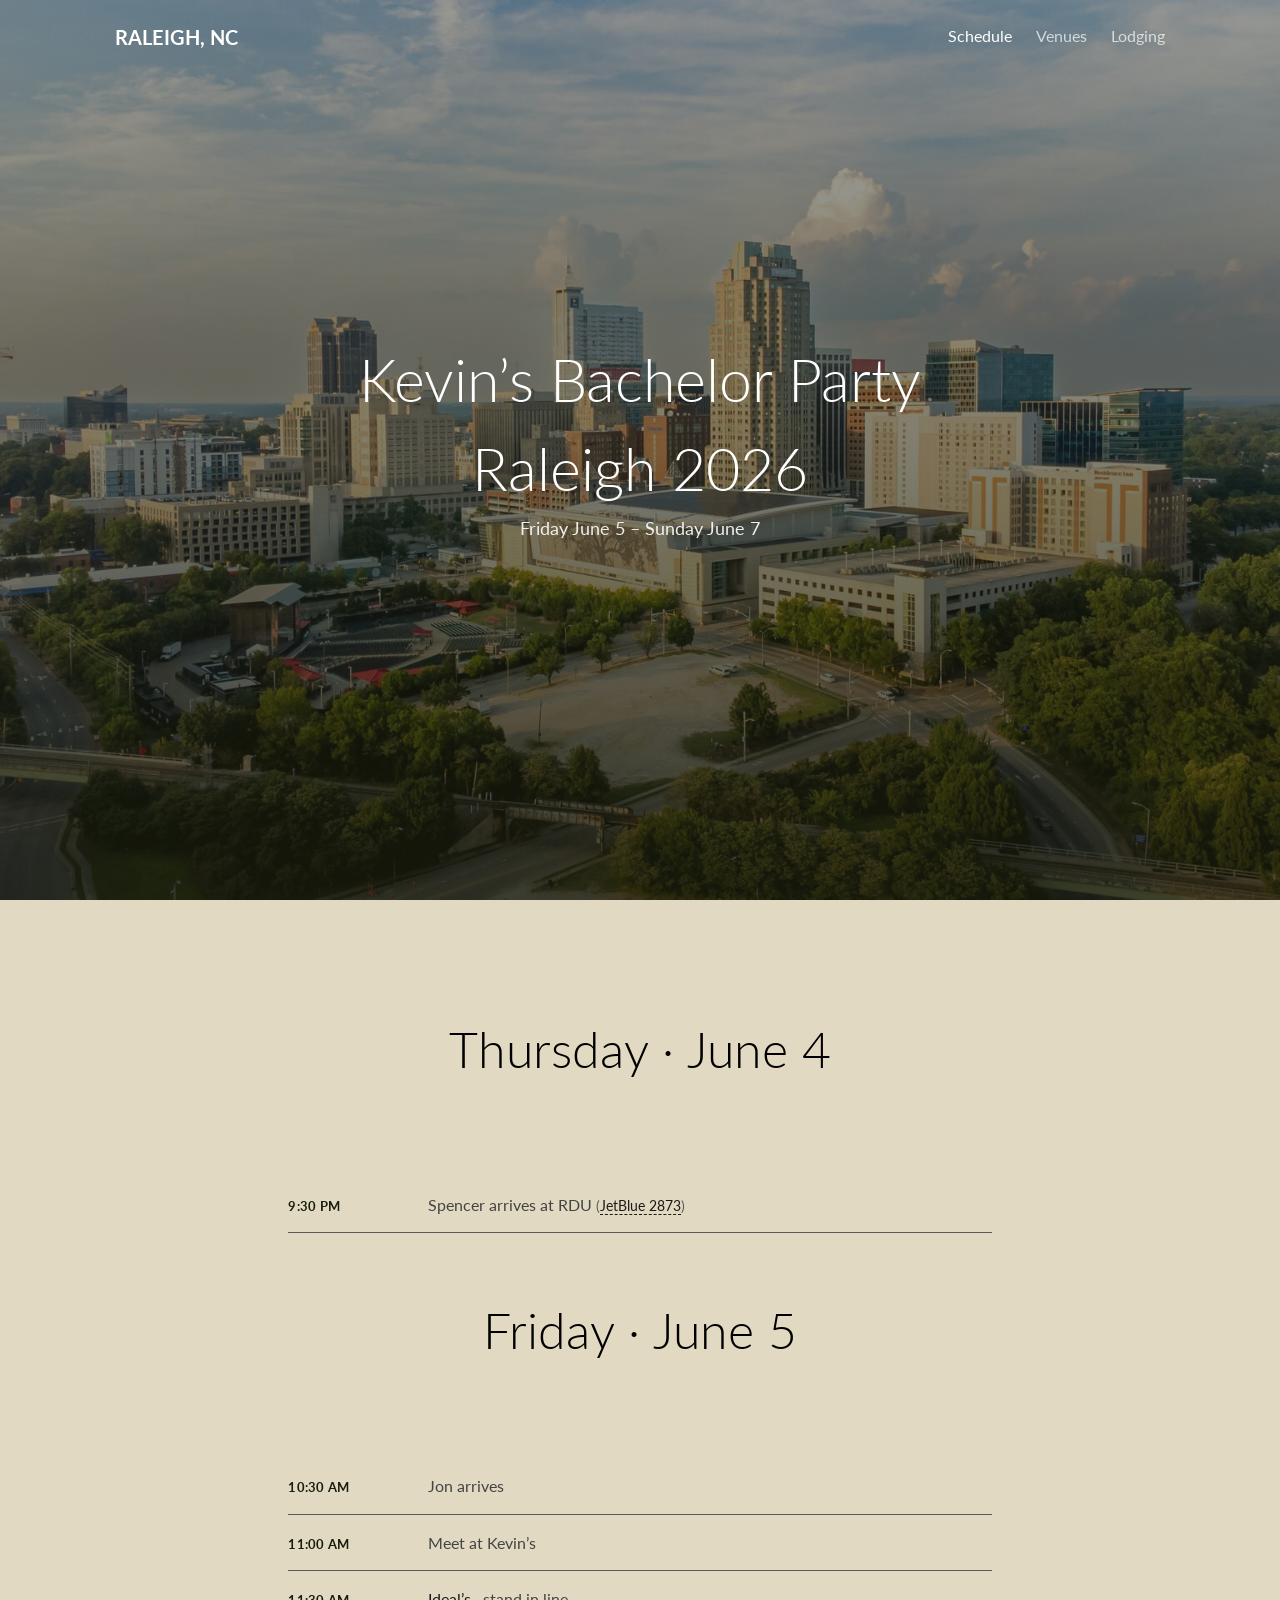
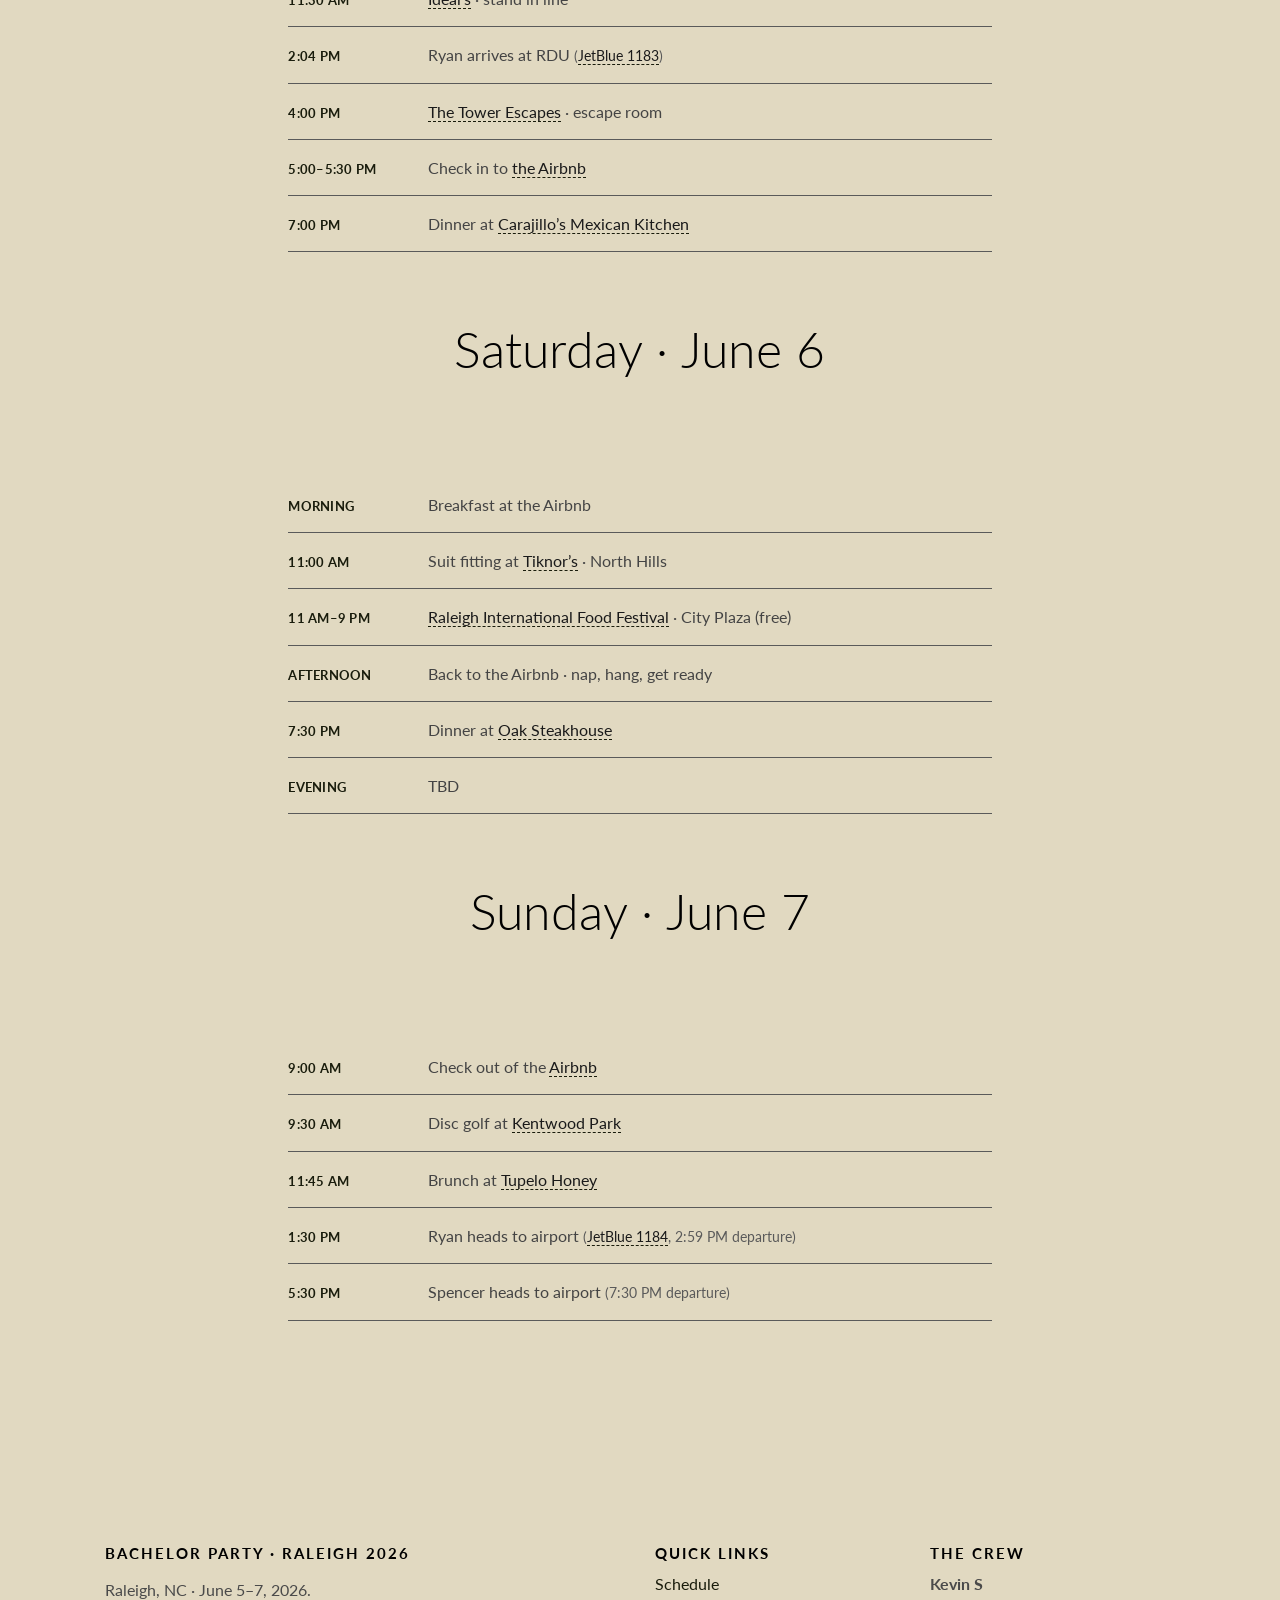
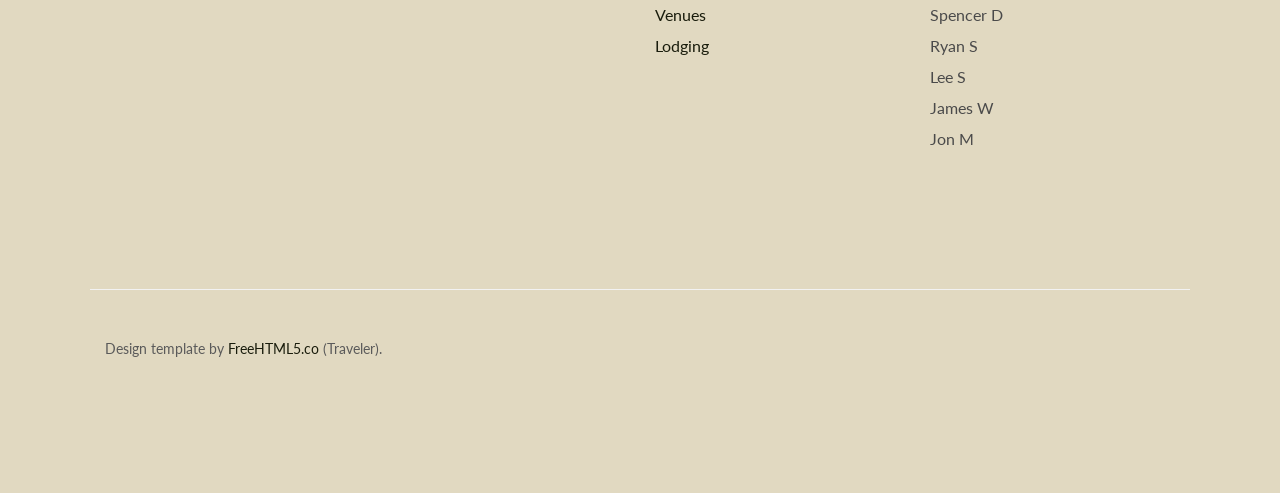
<file: index.html>
<!DOCTYPE HTML>
<html>
<head>
<meta charset="utf-8">
<meta http-equiv="X-UA-Compatible" content="IE=edge">
<title>Bachelor Party &mdash; Raleigh 2026</title>
<meta name="viewport" content="width=device-width, initial-scale=1">
<meta name="description" content="Bachelor party itinerary — Raleigh, NC, June 5–7, 2026." />
<meta name="robots" content="noindex, nofollow" />

<link href="https://fonts.googleapis.com/css?family=Lato:300,400,700" rel="stylesheet">
<link rel="stylesheet" href="css/animate.css">
<link rel="stylesheet" href="css/icomoon.css">
<link rel="stylesheet" href="css/themify-icons.css">
<link rel="stylesheet" href="css/bootstrap.css">
<link rel="stylesheet" href="css/magnific-popup.css">
<link rel="stylesheet" href="css/style.css">
<link rel="stylesheet" href="css/custom.css">
<script src="js/modernizr-2.6.2.min.js"></script>
</head>
<body>

<div class="gtco-loader"></div>

<div id="page">

<nav class="gtco-nav" role="navigation">
  <div class="gtco-container">
    <div class="row">
      <div class="col-sm-4 col-xs-12">
        <div id="gtco-logo"><a href="index.html">Raleigh, NC</a></div>
      </div>
      <div class="col-xs-8 text-right menu-1">
        <ul>
          <li class="active"><a href="index.html">Schedule</a></li>
          <li><a href="venues.html">Venues</a></li>
          <li><a href="lodging.html">Lodging</a></li>
        </ul>
      </div>
    </div>
  </div>
</nav>

<header class="gtco-cover gtco-cover-md" role="banner" style="background-image: url(images/raleigh-skyline.jpg)">
  <div class="overlay"></div>
  <div class="gtco-container text-center">
    <div class="display-t">
      <div class="display-tc">
        <h1>Kevin&rsquo;s Bachelor Party<br>Raleigh 2026</h1>
        <p style="color:#fff;font-size:18px;">Friday June 5 &ndash; Sunday June 7</p>
      </div>
    </div>
  </div>
</header>

<div class="gtco-section">
  <div class="gtco-container">

    <div class="row">
      <div class="col-md-8 col-md-offset-2 text-center gtco-heading">
        <h2>Thursday &middot; June 4</h2>
      </div>
    </div>
    <div class="row">
      <div class="col-md-8 col-md-offset-2">
        <ul class="schedule-list">
          <li><span class="time">9:30 PM</span><span class="event">Spencer arrives at RDU <em>(<a href="https://www.google.com/search?q=JetBlue+2873" target="_blank" rel="noopener">JetBlue 2873</a>)</em></span></li>
        </ul>
      </div>
    </div>

    <div class="row" style="margin-top:60px;">
      <div class="col-md-8 col-md-offset-2 text-center gtco-heading">
        <h2>Friday &middot; June 5</h2>
      </div>
    </div>
    <div class="row">
      <div class="col-md-8 col-md-offset-2">
        <ul class="schedule-list">
          <li><span class="time">10:30 AM</span><span class="event">Jon arrives</span></li>
          <li><span class="time">11:00 AM</span><span class="event">Meet at Kevin&rsquo;s</span></li>
          <li><span class="time">11:30 AM</span><span class="event"><a href="venues.html#ideals">Ideal&rsquo;s</a> &middot; stand in line</span></li>
          <li><span class="time">2:04 PM</span><span class="event">Ryan arrives at RDU <em>(<a href="https://www.google.com/search?q=JetBlue+1183+June+5+2026" target="_blank" rel="noopener">JetBlue 1183</a>)</em></span></li>
          <li><span class="time">4:00 PM</span><span class="event"><a href="venues.html#tower-escapes">The Tower Escapes</a> &middot; escape room</span></li>
          <li><span class="time">5:00&ndash;5:30 PM</span><span class="event">Check in to <a href="lodging.html">the Airbnb</a></span></li>
          <li><span class="time">7:00 PM</span><span class="event">Dinner at <a href="venues.html#carajillos">Carajillo&rsquo;s Mexican Kitchen</a></span></li>
        </ul>
      </div>
    </div>

    <div class="row" style="margin-top:60px;">
      <div class="col-md-8 col-md-offset-2 text-center gtco-heading">
        <h2>Saturday &middot; June 6</h2>
      </div>
    </div>
    <div class="row">
      <div class="col-md-8 col-md-offset-2">
        <ul class="schedule-list">
          <li><span class="time">Morning</span><span class="event">Breakfast at the Airbnb</span></li>
          <li><span class="time">11:00 AM</span><span class="event">Suit fitting at <a href="venues.html#tiknors">Tiknor&rsquo;s</a> &middot; North Hills</span></li>
          <li><span class="time">11 AM&ndash;9 PM</span><span class="event"><a href="venues.html#food-festival">Raleigh International Food Festival</a> &middot; City Plaza (free)</span></li>
          <li><span class="time">Afternoon</span><span class="event">Back to the Airbnb &middot; nap, hang, get ready</span></li>
          <li><span class="time">7:30 PM</span><span class="event">Dinner at <a href="venues.html#oak-steakhouse">Oak Steakhouse</a></span></li>
          <li><span class="time">Evening</span><span class="event">TBD</span></li>
        </ul>
      </div>
    </div>

    <div class="row" style="margin-top:60px;">
      <div class="col-md-8 col-md-offset-2 text-center gtco-heading">
        <h2>Sunday &middot; June 7</h2>
      </div>
    </div>
    <div class="row">
      <div class="col-md-8 col-md-offset-2">
        <ul class="schedule-list">
          <li><span class="time">9:00 AM</span><span class="event">Check out of the <a href="lodging.html">Airbnb</a></span></li>
          <li><span class="time">9:30 AM</span><span class="event">Disc golf at <a href="venues.html#kentwood-park">Kentwood Park</a></span></li>
          <li><span class="time">11:45 AM</span><span class="event">Brunch at <a href="venues.html#tupelo-honey">Tupelo Honey</a></span></li>
          <li><span class="time">1:30 PM</span><span class="event">Ryan heads to airport <em>(<a href="https://www.google.com/search?q=JetBlue+1184+June+7+2026" target="_blank" rel="noopener">JetBlue 1184</a>, 2:59 PM departure)</em></span></li>
          <li><span class="time">5:30 PM</span><span class="event">Spencer heads to airport <em>(7:30 PM departure)</em></span></li>
        </ul>
      </div>
    </div>

  </div>
</div>

<footer id="gtco-footer" role="contentinfo">
  <div class="gtco-container">
    <div class="row row-pb-md">
      <div class="col-md-5">
        <div class="gtco-widget">
          <h3>Bachelor Party &middot; Raleigh 2026</h3>
          <p>Raleigh, NC &middot; June 5&ndash;7, 2026.</p>
        </div>
      </div>
      <div class="col-md-3 col-md-push-1">
        <div class="gtco-widget">
          <h3>Quick Links</h3>
          <ul class="gtco-footer-links">
            <li><a href="index.html">Schedule</a></li>
            <li><a href="venues.html">Venues</a></li>
            <li><a href="lodging.html">Lodging</a></li>
          </ul>
        </div>
      </div>
      <div class="col-md-3 col-md-push-1">
        <div class="gtco-widget">
          <h3>The Crew</h3>
          <ul class="gtco-footer-links">
            <li><strong>Kevin S</strong></li>
            <li>Spencer D</li>
            <li>Ryan S</li>
            <li>Lee S</li>
            <li>James W</li>
            <li>Jon M</li>
          </ul>
        </div>
      </div>
    </div>
    <div class="row copyright">
      <div class="col-md-12">
        <p class="pull-left">
          <small class="block">Design template by <a href="https://freehtml5.co/" target="_blank" rel="noopener">FreeHTML5.co</a> (Traveler).</small>
        </p>
      </div>
    </div>
  </div>
</footer>

</div>

<div class="gototop js-top">
  <a href="#" class="js-gotop"><i class="icon-arrow-up"></i></a>
</div>

<script src="js/jquery.min.js"></script>
<script src="js/jquery.easing.1.3.js"></script>
<script src="js/bootstrap.min.js"></script>
<script src="js/jquery.waypoints.min.js"></script>
<script src="js/owl.carousel.min.js"></script>
<script src="js/jquery.stellar.min.js"></script>
<script src="js/jquery.magnific-popup.min.js"></script>
<script src="js/magnific-popup-options.js"></script>
<script src="js/bootstrap-datepicker.min.js"></script>
<script src="js/main.js"></script>

</body>
</html>
</file>
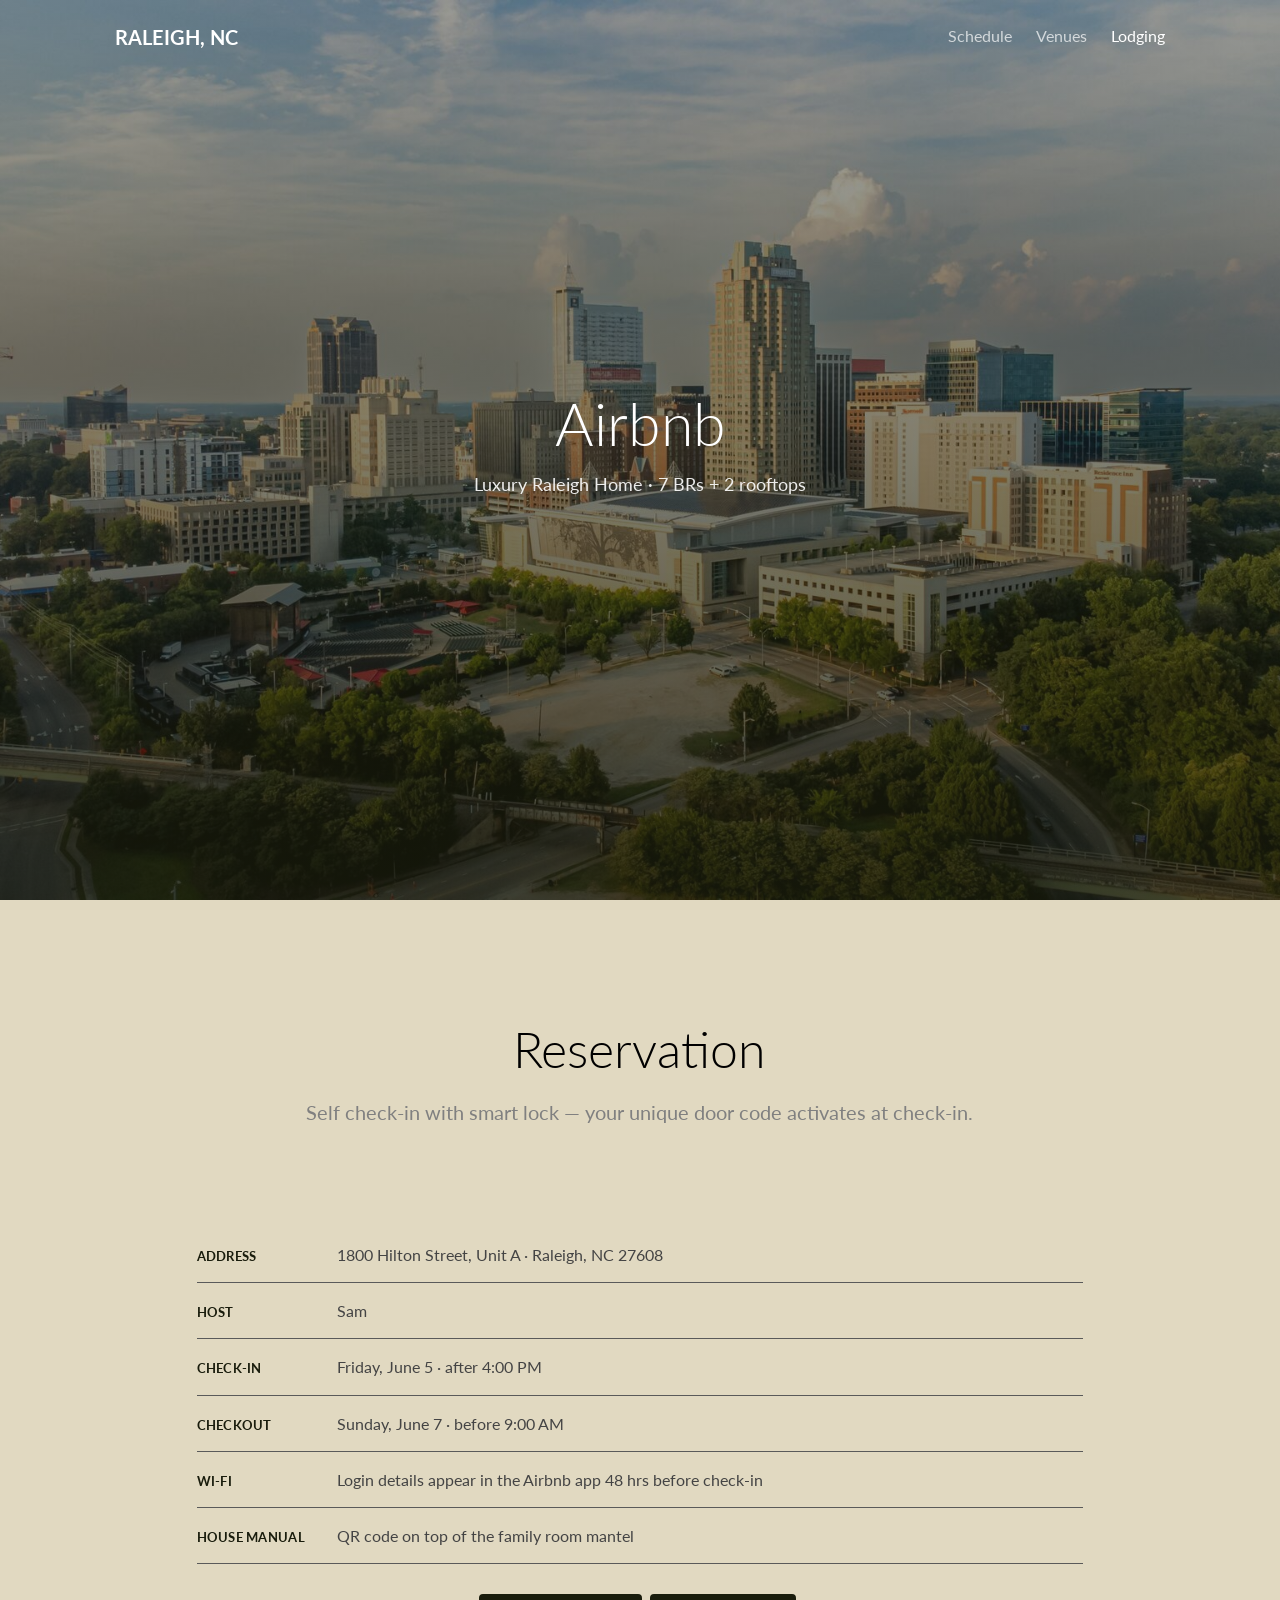
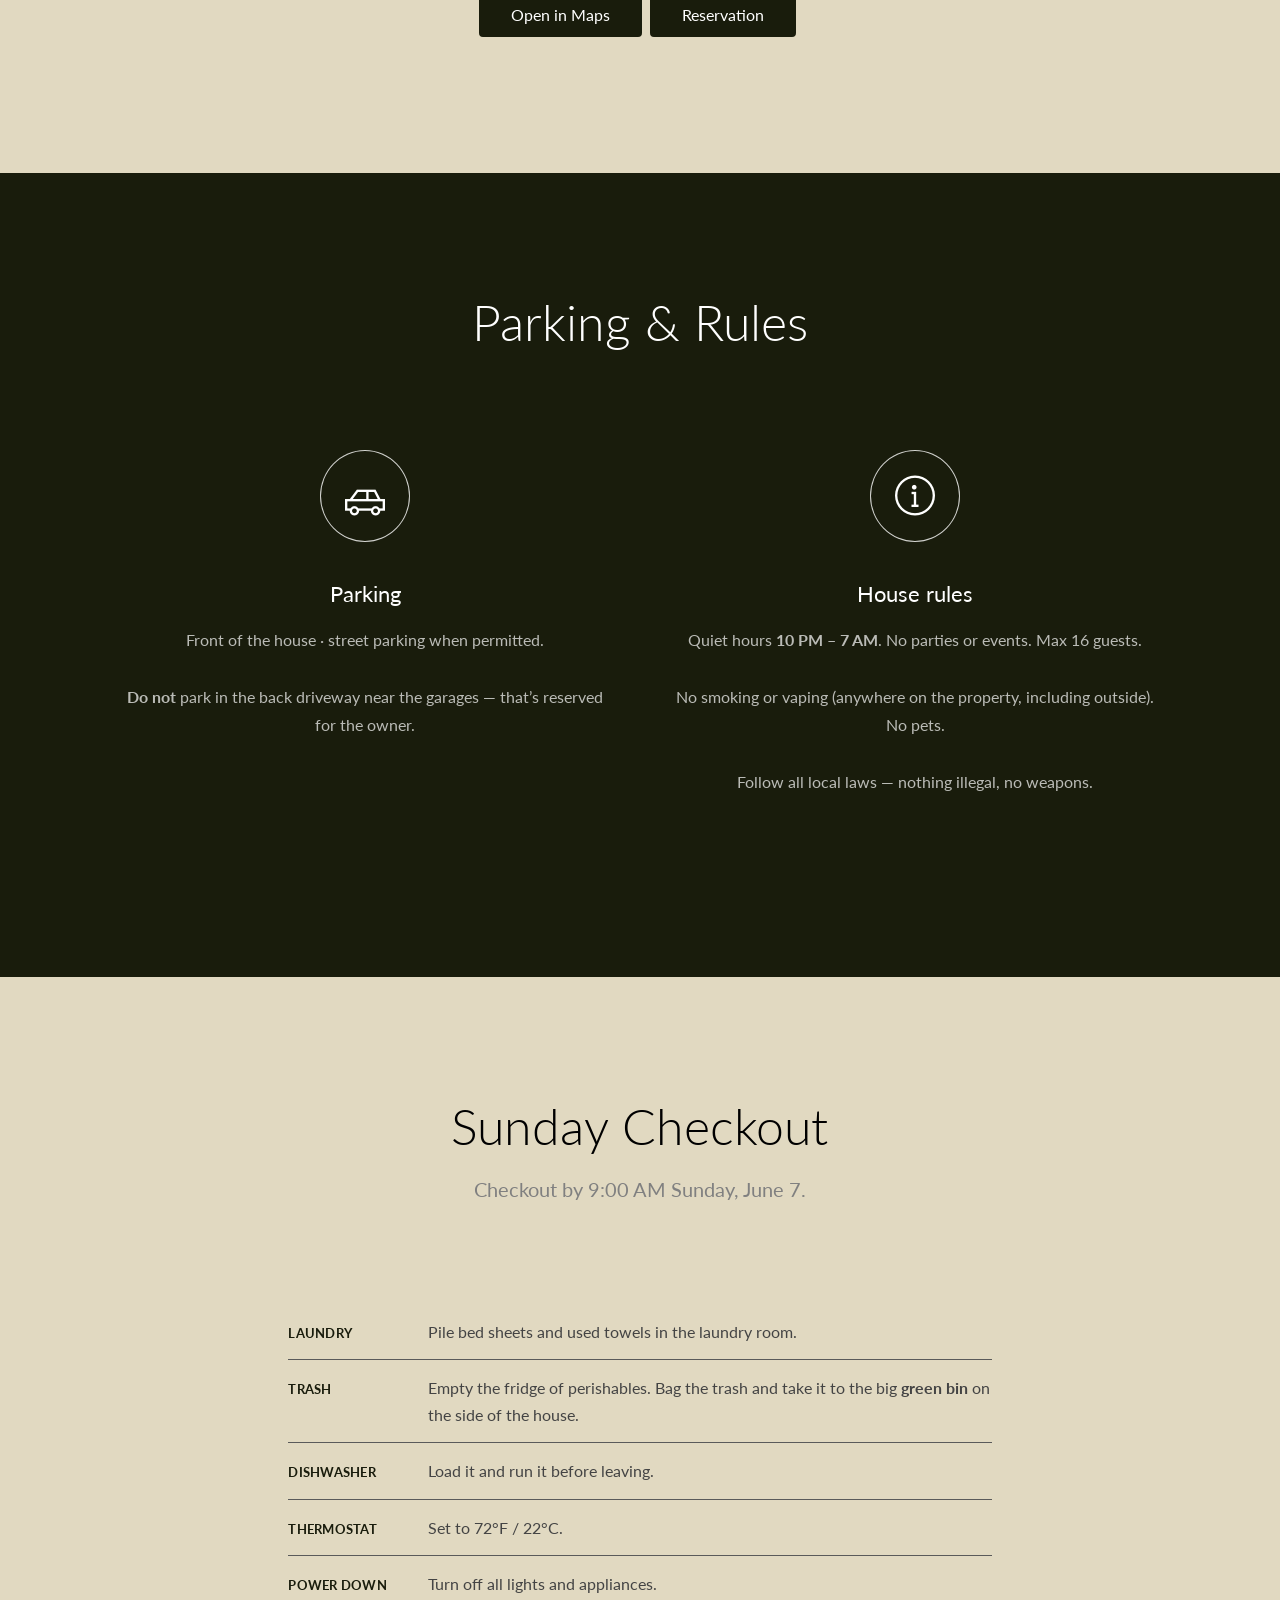
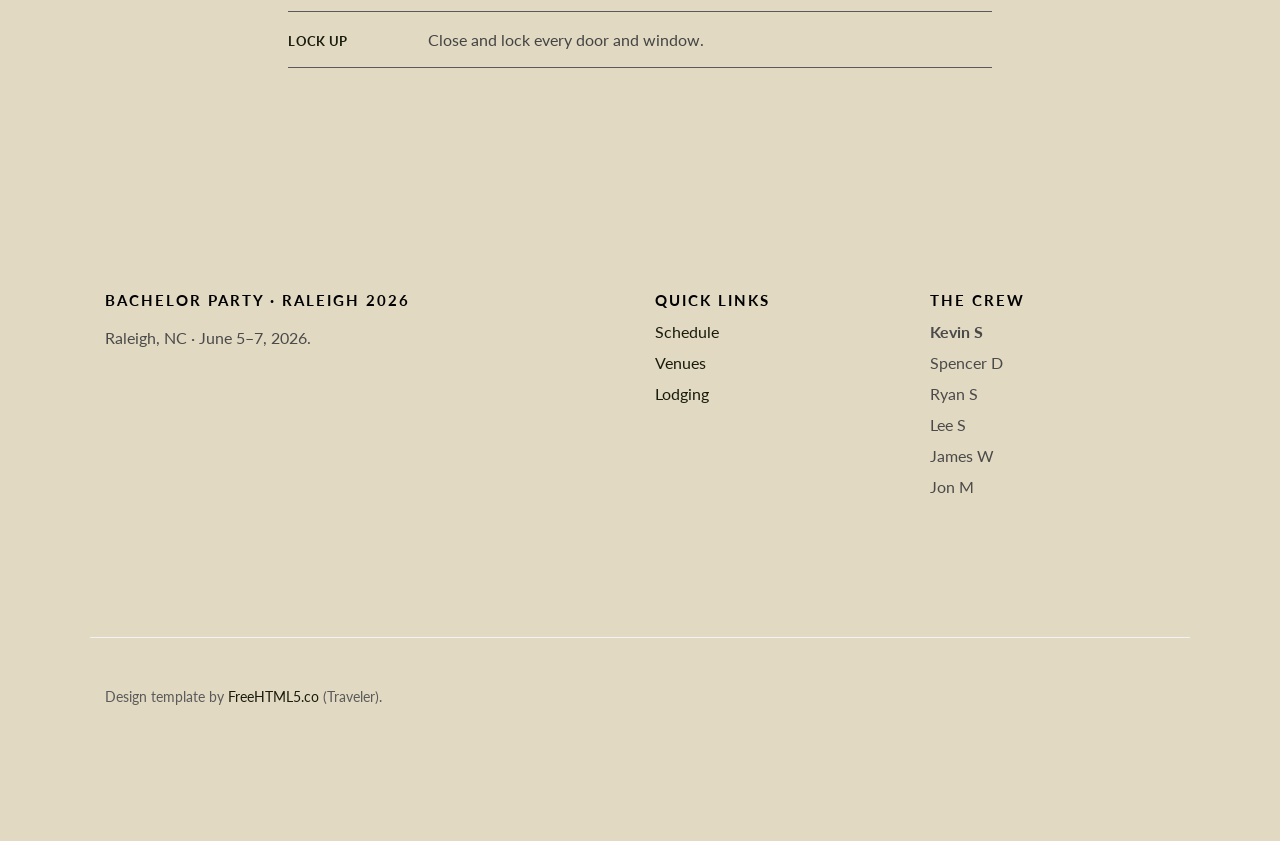
<file: lodging.html>
<!DOCTYPE HTML>
<html>
<head>
<meta charset="utf-8">
<meta http-equiv="X-UA-Compatible" content="IE=edge">
<title>Lodging &mdash; Bachelor Party Raleigh 2026</title>
<meta name="viewport" content="width=device-width, initial-scale=1">
<meta name="description" content="Airbnb details for the Raleigh bachelor party, June 5–7, 2026." />
<meta name="robots" content="noindex, nofollow" />

<link href="https://fonts.googleapis.com/css?family=Lato:300,400,700" rel="stylesheet">
<link rel="stylesheet" href="css/animate.css">
<link rel="stylesheet" href="css/icomoon.css">
<link rel="stylesheet" href="css/themify-icons.css">
<link rel="stylesheet" href="css/bootstrap.css">
<link rel="stylesheet" href="css/magnific-popup.css">
<link rel="stylesheet" href="css/style.css">
<link rel="stylesheet" href="css/custom.css">
<script src="js/modernizr-2.6.2.min.js"></script>
</head>
<body>

<div class="gtco-loader"></div>

<div id="page">

<nav class="gtco-nav" role="navigation">
  <div class="gtco-container">
    <div class="row">
      <div class="col-sm-4 col-xs-12">
        <div id="gtco-logo"><a href="index.html">Raleigh, NC</a></div>
      </div>
      <div class="col-xs-8 text-right menu-1">
        <ul>
          <li><a href="index.html">Schedule</a></li>
          <li><a href="venues.html">Venues</a></li>
          <li class="active"><a href="lodging.html">Lodging</a></li>
        </ul>
      </div>
    </div>
  </div>
</nav>

<header class="gtco-cover gtco-cover-md" role="banner" style="background-image: url(images/raleigh-skyline.jpg)">
  <div class="overlay"></div>
  <div class="gtco-container text-center">
    <div class="display-t">
      <div class="display-tc">
        <h1>Airbnb</h1>
        <p style="color:#fff;font-size:18px;">Luxury Raleigh Home &middot; 7 BRs + 2 rooftops</p>
      </div>
    </div>
  </div>
</header>

<div class="gtco-section">
  <div class="gtco-container">

    <div class="row">
      <div class="col-md-8 col-md-offset-2 text-center gtco-heading">
        <h2>Reservation</h2>
        <p>Self check-in with smart lock &mdash; your unique door code activates at check-in.</p>
      </div>
    </div>

    <div class="row">
      <div class="col-md-10 col-md-offset-1">
        <ul class="schedule-list">
          <li><span class="time">Address</span><span class="event">1800 Hilton Street, Unit A &middot; Raleigh, NC 27608</span></li>
          <li><span class="time">Host</span><span class="event">Sam</span></li>
          <li><span class="time">Check-in</span><span class="event">Friday, June 5 &middot; after 4:00 PM</span></li>
          <li><span class="time">Checkout</span><span class="event">Sunday, June 7 &middot; before 9:00 AM</span></li>
          <li><span class="time">Wi-Fi</span><span class="event">Login details appear in the Airbnb app 48 hrs before check-in</span></li>
          <li><span class="time">House manual</span><span class="event">QR code on top of the family room mantel</span></li>
        </ul>
        <p style="text-align:center;margin-top:30px;">
          <a href="https://www.google.com/maps/search/?api=1&amp;query=1800+Hilton+St+Unit+A+Raleigh+NC+27608" target="_blank" rel="noopener" class="btn btn-primary">Open in Maps</a>
          <a href="https://www.airbnb.com/trips/v1" target="_blank" rel="noopener" class="btn btn-primary">Reservation</a>
        </p>
      </div>
    </div>

  </div>
</div>

<div id="gtco-features">
  <div class="gtco-container">

    <div class="row">
      <div class="col-md-8 col-md-offset-2 text-center gtco-heading">
        <h2>Parking &amp; Rules</h2>
      </div>
    </div>

    <div class="row">
      <div class="col-md-6">
        <div class="feature-center">
          <span class="icon"><i class="ti-car"></i></span>
          <h3>Parking</h3>
          <p>Front of the house &middot; street parking when permitted.</p>
          <p><strong>Do not</strong> park in the back driveway near the garages &mdash; that&rsquo;s reserved for the owner.</p>
        </div>
      </div>

      <div class="col-md-6">
        <div class="feature-center">
          <span class="icon"><i class="ti-info-alt"></i></span>
          <h3>House rules</h3>
          <p>Quiet hours <strong>10 PM &ndash; 7 AM</strong>. No parties or events. Max 16 guests.</p>
          <p>No smoking or vaping (anywhere on the property, including outside). No pets.</p>
          <p>Follow all local laws &mdash; nothing illegal, no weapons.</p>
        </div>
      </div>
    </div>

  </div>
</div>

<div class="gtco-section">
  <div class="gtco-container">

    <div class="row">
      <div class="col-md-8 col-md-offset-2 text-center gtco-heading">
        <h2>Sunday Checkout</h2>
        <p>Checkout by 9:00 AM Sunday, June 7.</p>
      </div>
    </div>

    <div class="row">
      <div class="col-md-8 col-md-offset-2">
        <ul class="schedule-list">
          <li><span class="time">Laundry</span><span class="event">Pile bed sheets and used towels in the laundry room.</span></li>
          <li><span class="time">Trash</span><span class="event">Empty the fridge of perishables. Bag the trash and take it to the big <strong>green bin</strong> on the side of the house.</span></li>
          <li><span class="time">Dishwasher</span><span class="event">Load it and run it before leaving.</span></li>
          <li><span class="time">Thermostat</span><span class="event">Set to 72&deg;F / 22&deg;C.</span></li>
          <li><span class="time">Power down</span><span class="event">Turn off all lights and appliances.</span></li>
          <li><span class="time">Lock up</span><span class="event">Close and lock every door and window.</span></li>
        </ul>
      </div>
    </div>

  </div>
</div>

<footer id="gtco-footer" role="contentinfo">
  <div class="gtco-container">
    <div class="row row-pb-md">
      <div class="col-md-5">
        <div class="gtco-widget">
          <h3>Bachelor Party &middot; Raleigh 2026</h3>
          <p>Raleigh, NC &middot; June 5&ndash;7, 2026.</p>
        </div>
      </div>
      <div class="col-md-3 col-md-push-1">
        <div class="gtco-widget">
          <h3>Quick Links</h3>
          <ul class="gtco-footer-links">
            <li><a href="index.html">Schedule</a></li>
            <li><a href="venues.html">Venues</a></li>
            <li><a href="lodging.html">Lodging</a></li>
          </ul>
        </div>
      </div>
      <div class="col-md-3 col-md-push-1">
        <div class="gtco-widget">
          <h3>The Crew</h3>
          <ul class="gtco-footer-links">
            <li><strong>Kevin S</strong></li>
            <li>Spencer D</li>
            <li>Ryan S</li>
            <li>Lee S</li>
            <li>James W</li>
            <li>Jon M</li>
          </ul>
        </div>
      </div>
    </div>
    <div class="row copyright">
      <div class="col-md-12">
        <p class="pull-left">
          <small class="block">Design template by <a href="https://freehtml5.co/" target="_blank" rel="noopener">FreeHTML5.co</a> (Traveler).</small>
        </p>
      </div>
    </div>
  </div>
</footer>

</div>

<div class="gototop js-top">
  <a href="#" class="js-gotop"><i class="icon-arrow-up"></i></a>
</div>

<script src="js/jquery.min.js"></script>
<script src="js/jquery.easing.1.3.js"></script>
<script src="js/bootstrap.min.js"></script>
<script src="js/jquery.waypoints.min.js"></script>
<script src="js/owl.carousel.min.js"></script>
<script src="js/jquery.stellar.min.js"></script>
<script src="js/jquery.magnific-popup.min.js"></script>
<script src="js/magnific-popup-options.js"></script>
<script src="js/bootstrap-datepicker.min.js"></script>
<script src="js/main.js"></script>

</body>
</html>
</file>
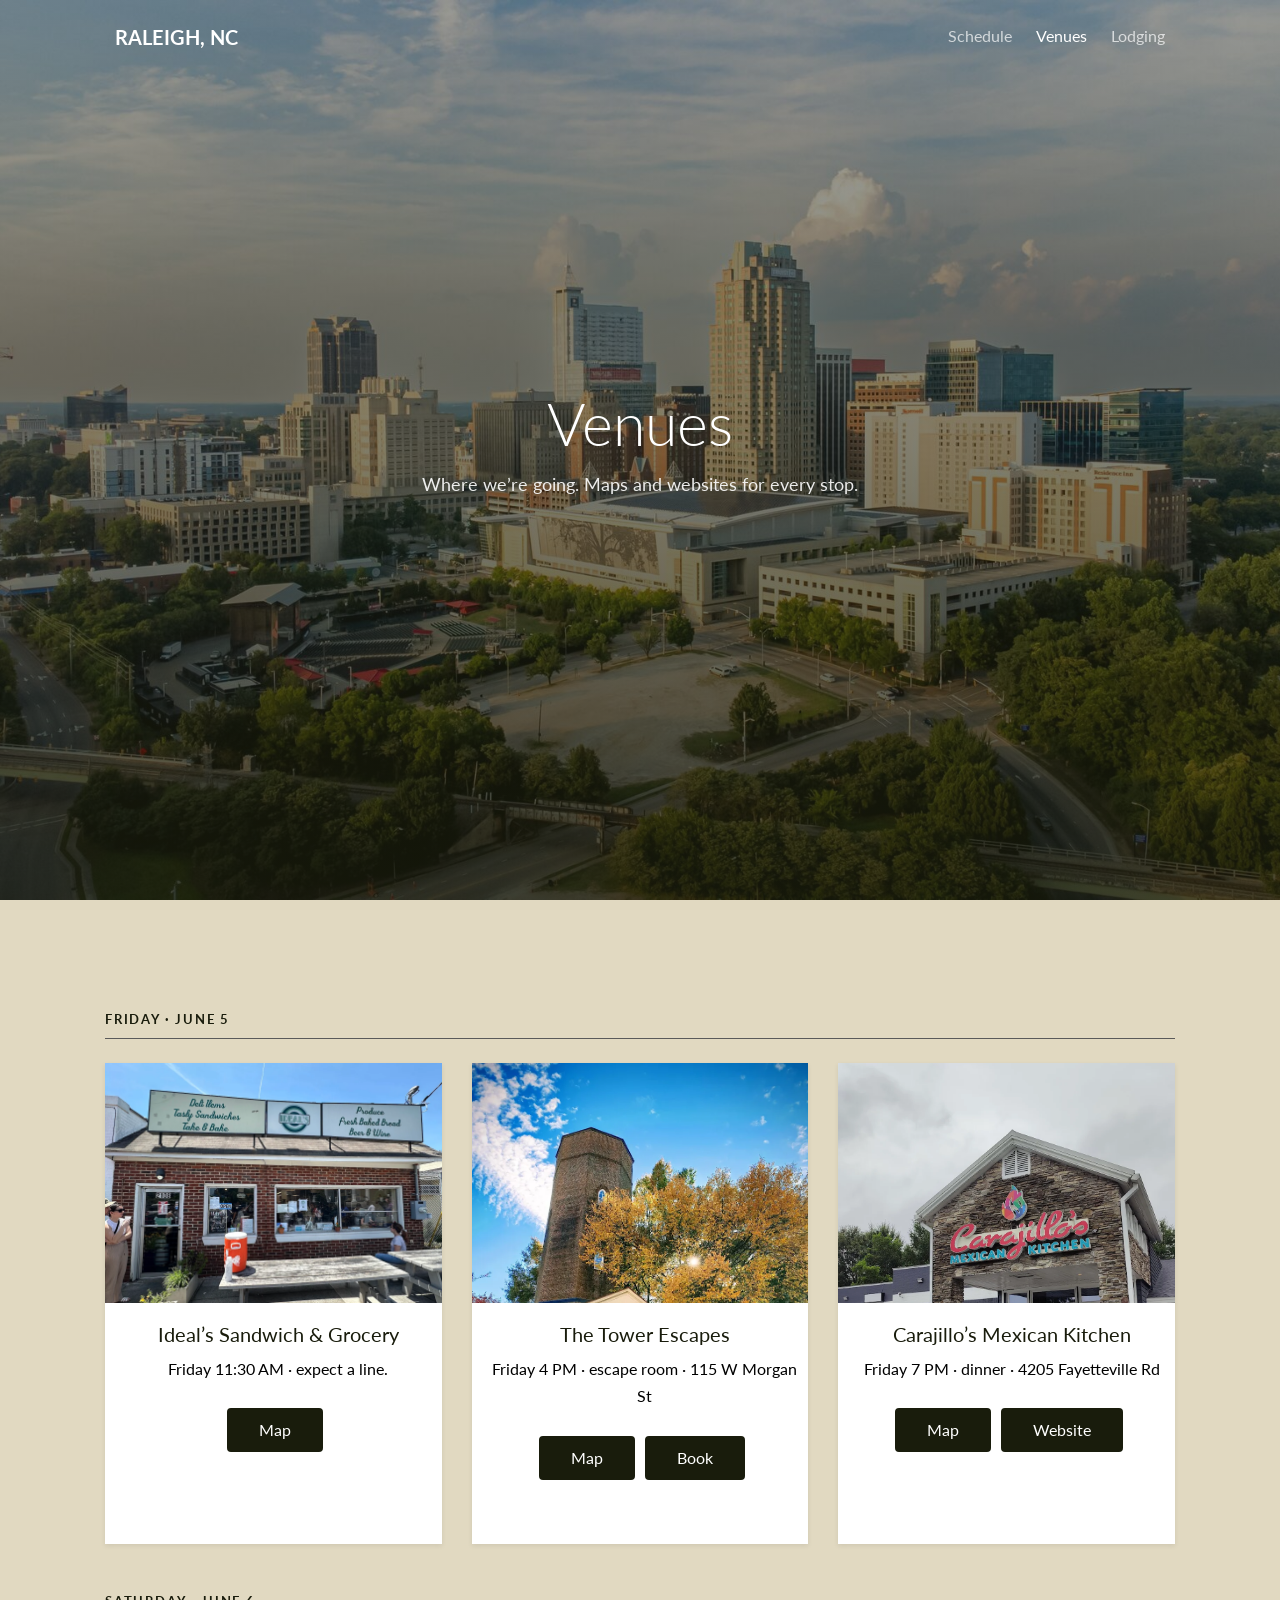
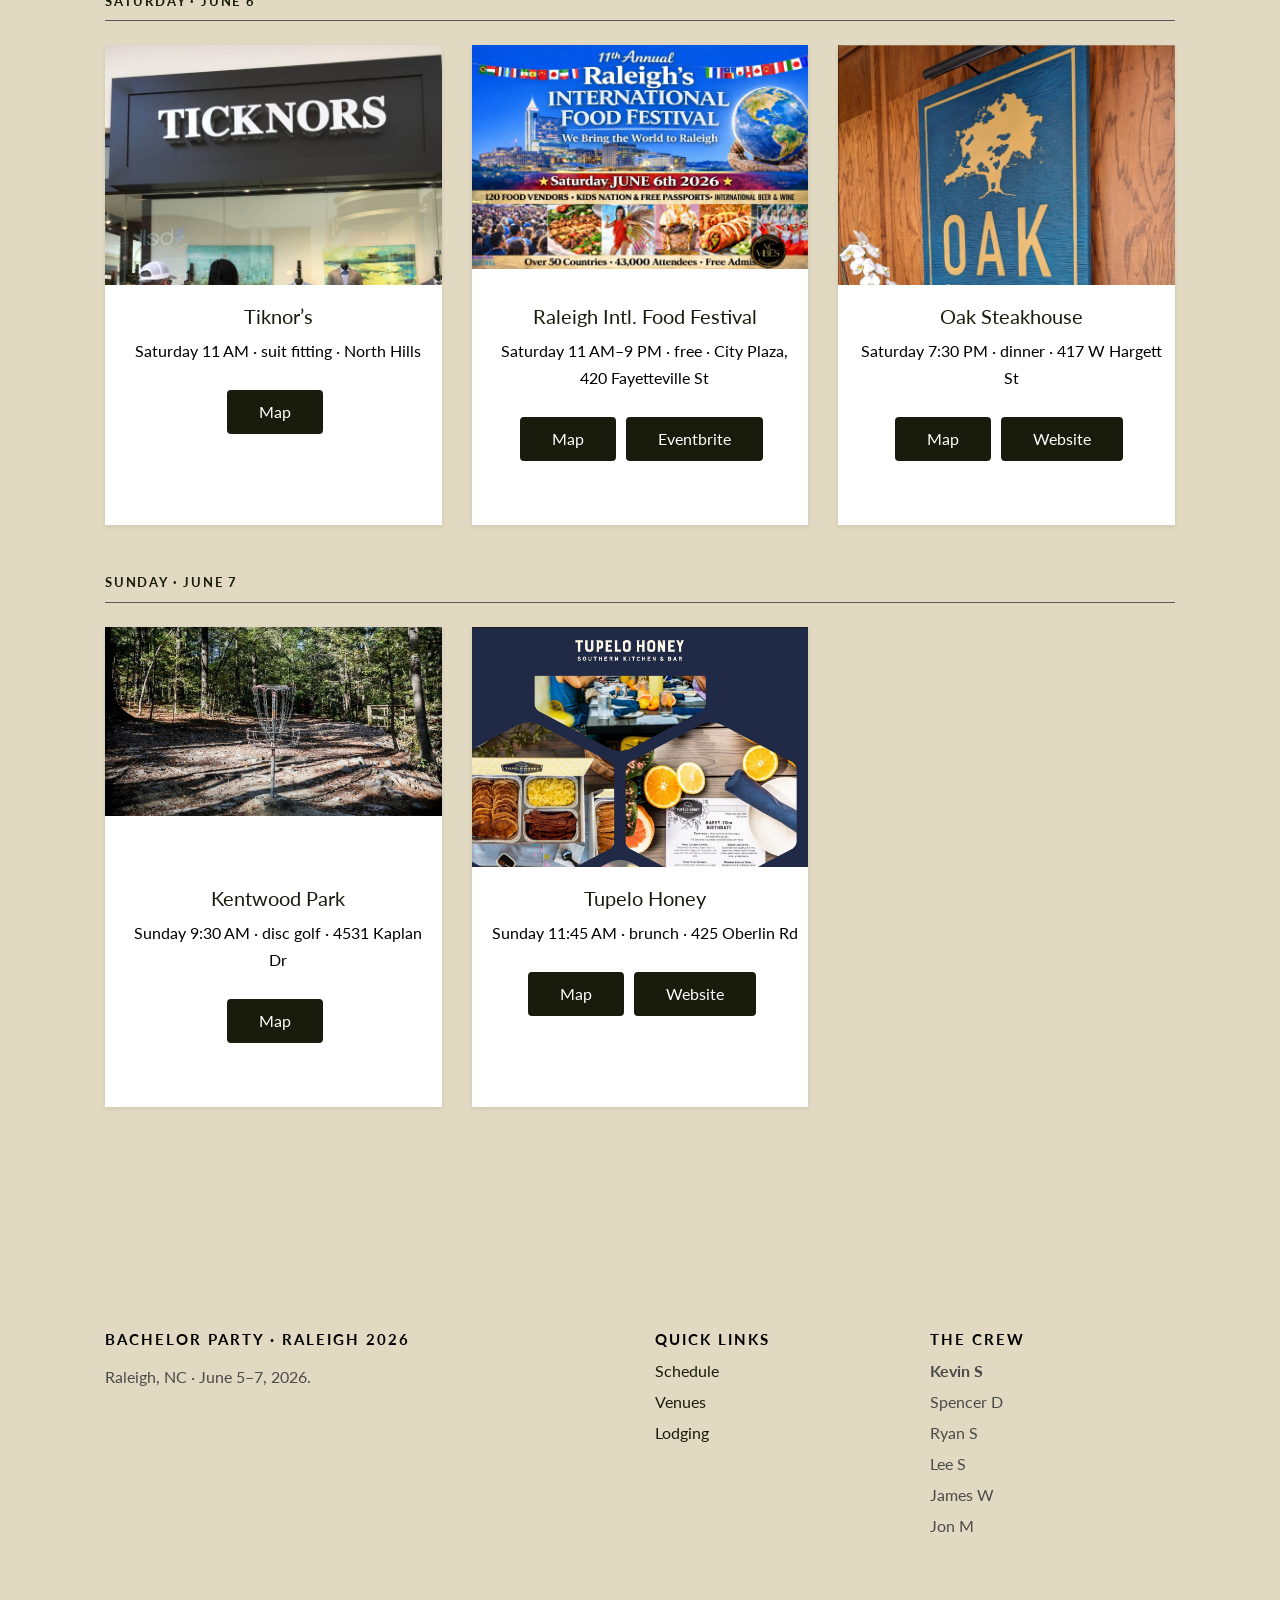
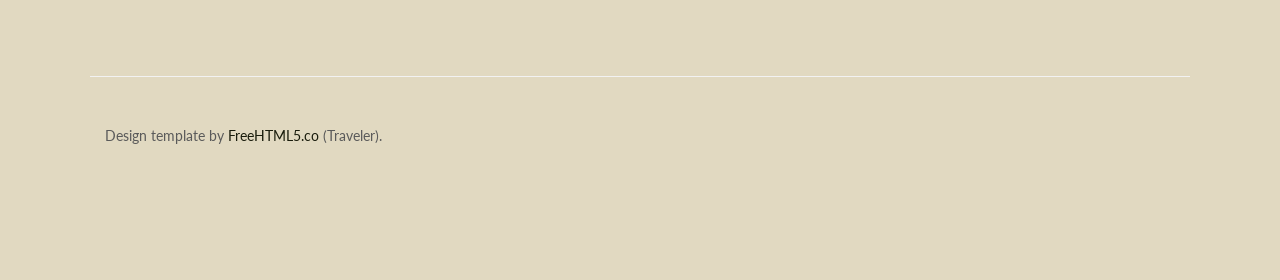
<file: venues.html>
<!DOCTYPE HTML>
<html>
<head>
<meta charset="utf-8">
<meta http-equiv="X-UA-Compatible" content="IE=edge">
<title>Venues &mdash; Bachelor Party Raleigh 2026</title>
<meta name="viewport" content="width=device-width, initial-scale=1">
<meta name="description" content="Venues and stops for the Raleigh bachelor party — maps, menus, and websites." />
<meta name="robots" content="noindex, nofollow" />

<link href="https://fonts.googleapis.com/css?family=Lato:300,400,700" rel="stylesheet">
<link rel="stylesheet" href="css/animate.css">
<link rel="stylesheet" href="css/icomoon.css">
<link rel="stylesheet" href="css/themify-icons.css">
<link rel="stylesheet" href="css/bootstrap.css">
<link rel="stylesheet" href="css/magnific-popup.css">
<link rel="stylesheet" href="css/style.css">
<link rel="stylesheet" href="css/custom.css">
<script src="js/modernizr-2.6.2.min.js"></script>
</head>
<body>

<div class="gtco-loader"></div>

<div id="page">

<nav class="gtco-nav" role="navigation">
  <div class="gtco-container">
    <div class="row">
      <div class="col-sm-4 col-xs-12">
        <div id="gtco-logo"><a href="index.html">Raleigh, NC</a></div>
      </div>
      <div class="col-xs-8 text-right menu-1">
        <ul>
          <li><a href="index.html">Schedule</a></li>
          <li class="active"><a href="venues.html">Venues</a></li>
          <li><a href="lodging.html">Lodging</a></li>
        </ul>
      </div>
    </div>
  </div>
</nav>

<header class="gtco-cover gtco-cover-md" role="banner" style="background-image: url(images/raleigh-skyline.jpg)">
  <div class="overlay"></div>
  <div class="gtco-container text-center">
    <div class="display-t">
      <div class="display-tc">
        <h1>Venues</h1>
        <p style="color:#fff;font-size:18px;">Where we&rsquo;re going. Maps and websites for every stop.</p>
      </div>
    </div>
  </div>
</header>

<div class="gtco-section">
  <div class="gtco-container">

    <div class="day-section">
      <h3 class="day-label">Friday &middot; June 5</h3>
      <div class="row">

      <div class="col-lg-4 col-md-4 col-sm-6">
        <div class="fh5co-card-item" id="ideals">
          <figure>
            <div class="overlay"><i class="ti-location-pin"></i></div>
            <img src="images/ideals.webp" alt="Ideal's" class="img-responsive">
          </figure>
          <div class="fh5co-text">
            <h2>Ideal&rsquo;s Sandwich &amp; Grocery</h2>
            <p>Friday 11:30 AM &middot; expect a line.</p>
            <p>
              <a href="https://www.google.com/maps/search/?api=1&amp;query=Ideal%27s+Sandwich+Raleigh+NC" target="_blank" rel="noopener" class="btn btn-primary btn-sm">Map</a>
            </p>
          </div>
        </div>
      </div>

      <div class="col-lg-4 col-md-4 col-sm-6">
        <div class="fh5co-card-item" id="tower-escapes">
          <figure>
            <div class="overlay"><i class="ti-location-pin"></i></div>
            <img src="images/tower.webp" alt="The Tower Escapes" class="img-responsive">
          </figure>
          <div class="fh5co-text">
            <h2>The Tower Escapes</h2>
            <p>Friday 4 PM &middot; escape room &middot; 115 W Morgan St</p>
            <p>
              <a href="https://www.google.com/maps/search/?api=1&amp;query=115+W+Morgan+St+Raleigh+NC" target="_blank" rel="noopener" class="btn btn-primary btn-sm">Map</a>
              <a href="https://bookeo.com/thetowerescapes" target="_blank" rel="noopener" class="btn btn-primary btn-sm">Book</a>
            </p>
          </div>
        </div>
      </div>

      <div class="col-lg-4 col-md-4 col-sm-6">
        <div class="fh5co-card-item" id="carajillos">
          <figure>
            <div class="overlay"><i class="ti-location-pin"></i></div>
            <img src="images/carajillos.webp" alt="Carajillo's" class="img-responsive">
          </figure>
          <div class="fh5co-text">
            <h2>Carajillo&rsquo;s Mexican Kitchen</h2>
            <p>Friday 7 PM &middot; dinner &middot; 4205 Fayetteville Rd</p>
            <p>
              <a href="https://www.google.com/maps/search/?api=1&amp;query=4205+Fayetteville+Rd+Raleigh+NC" target="_blank" rel="noopener" class="btn btn-primary btn-sm">Map</a>
              <a href="https://www.carajillosnc.com/" target="_blank" rel="noopener" class="btn btn-primary btn-sm">Website</a>
            </p>
          </div>
        </div>
      </div>

      </div>
    </div>

    <div class="day-section">
      <h3 class="day-label">Saturday &middot; June 6</h3>
      <div class="row">

      <div class="col-lg-4 col-md-4 col-sm-6">
        <div class="fh5co-card-item" id="tiknors">
          <figure>
            <div class="overlay"><i class="ti-location-pin"></i></div>
            <img src="images/tiknors.jpg" alt="Tiknor's" class="img-responsive">
          </figure>
          <div class="fh5co-text">
            <h2>Tiknor&rsquo;s</h2>
            <p>Saturday 11 AM &middot; suit fitting &middot; North Hills</p>
            <p>
              <a href="https://www.google.com/maps/search/?api=1&amp;query=Tiknor%27s+North+Hills+Raleigh+NC" target="_blank" rel="noopener" class="btn btn-primary btn-sm">Map</a>
            </p>
          </div>
        </div>
      </div>

      <div class="col-lg-4 col-md-4 col-sm-6">
        <div class="fh5co-card-item" id="food-festival">
          <figure>
            <div class="overlay"><i class="ti-location-pin"></i></div>
            <img src="images/intl_food.jpg" alt="Food Festival" class="img-responsive">
          </figure>
          <div class="fh5co-text">
            <h2>Raleigh Intl. Food Festival</h2>
            <p>Saturday 11 AM&ndash;9 PM &middot; free &middot; City Plaza, 420 Fayetteville St</p>
            <p>
              <a href="https://www.google.com/maps/search/?api=1&amp;query=City+Plaza+420+Fayetteville+St+Raleigh+NC" target="_blank" rel="noopener" class="btn btn-primary btn-sm">Map</a>
              <a href="https://www.eventbrite.com/e/raleighs-international-food-festival-travel-the-world-in-raleigh-free-tickets-1979767086650" target="_blank" rel="noopener" class="btn btn-primary btn-sm">Eventbrite</a>
            </p>
          </div>
        </div>
      </div>

      <div class="col-lg-4 col-md-4 col-sm-6">
        <div class="fh5co-card-item" id="oak-steakhouse">
          <figure>
            <div class="overlay"><i class="ti-location-pin"></i></div>
            <img src="images/oak.jpg" alt="Oak Steakhouse" class="img-responsive">
          </figure>
          <div class="fh5co-text">
            <h2>Oak Steakhouse</h2>
            <p>Saturday 7:30 PM &middot; dinner &middot; 417 W Hargett St</p>
            <p>
              <a href="https://www.google.com/maps/search/?api=1&amp;query=417+W+Hargett+St+Raleigh+NC" target="_blank" rel="noopener" class="btn btn-primary btn-sm">Map</a>
              <a href="https://www.oaksteakhouserestaurant.com/" target="_blank" rel="noopener" class="btn btn-primary btn-sm">Website</a>
            </p>
          </div>
        </div>
      </div>

      </div>
    </div>

    <div class="day-section">
      <h3 class="day-label">Sunday &middot; June 7</h3>
      <div class="row">

      <div class="col-lg-4 col-md-4 col-sm-6">
        <div class="fh5co-card-item" id="kentwood-park">
          <figure>
            <div class="overlay"><i class="ti-location-pin"></i></div>
            <img src="images/kentwood.jpg" alt="Kentwood Park" class="img-responsive">
          </figure>
          <div class="fh5co-text">
            <h2>Kentwood Park</h2>
            <p>Sunday 9:30 AM &middot; disc golf &middot; 4531 Kaplan Dr</p>
            <p>
              <a href="https://www.google.com/maps/search/?api=1&amp;query=4531+Kaplan+Dr+Raleigh+NC" target="_blank" rel="noopener" class="btn btn-primary btn-sm">Map</a>
            </p>
          </div>
        </div>
      </div>

      <div class="col-lg-4 col-md-4 col-sm-6">
        <div class="fh5co-card-item" id="tupelo-honey">
          <figure>
            <div class="overlay"><i class="ti-location-pin"></i></div>
            <img src="images/tupelo.jpg" alt="Tupelo Honey" class="img-responsive">
          </figure>
          <div class="fh5co-text">
            <h2>Tupelo Honey</h2>
            <p>Sunday 11:45 AM &middot; brunch &middot; 425 Oberlin Rd</p>
            <p>
              <a href="https://www.google.com/maps/search/?api=1&amp;query=425+Oberlin+Rd+Raleigh+NC" target="_blank" rel="noopener" class="btn btn-primary btn-sm">Map</a>
              <a href="https://tupelohoneycafe.com/restaurant/raleigh/" target="_blank" rel="noopener" class="btn btn-primary btn-sm">Website</a>
            </p>
          </div>
        </div>
      </div>

      </div>
    </div>

  </div>
</div>

<footer id="gtco-footer" role="contentinfo">
  <div class="gtco-container">
    <div class="row row-pb-md">
      <div class="col-md-5">
        <div class="gtco-widget">
          <h3>Bachelor Party &middot; Raleigh 2026</h3>
          <p>Raleigh, NC &middot; June 5&ndash;7, 2026.</p>
        </div>
      </div>
      <div class="col-md-3 col-md-push-1">
        <div class="gtco-widget">
          <h3>Quick Links</h3>
          <ul class="gtco-footer-links">
            <li><a href="index.html">Schedule</a></li>
            <li><a href="venues.html">Venues</a></li>
            <li><a href="lodging.html">Lodging</a></li>
          </ul>
        </div>
      </div>
      <div class="col-md-3 col-md-push-1">
        <div class="gtco-widget">
          <h3>The Crew</h3>
          <ul class="gtco-footer-links">
            <li><strong>Kevin S</strong></li>
            <li>Spencer D</li>
            <li>Ryan S</li>
            <li>Lee S</li>
            <li>James W</li>
            <li>Jon M</li>
          </ul>
        </div>
      </div>
    </div>
    <div class="row copyright">
      <div class="col-md-12">
        <p class="pull-left">
          <small class="block">Design template by <a href="https://freehtml5.co/" target="_blank" rel="noopener">FreeHTML5.co</a> (Traveler).</small>
        </p>
      </div>
    </div>
  </div>
</footer>

</div>

<div class="gototop js-top">
  <a href="#" class="js-gotop"><i class="icon-arrow-up"></i></a>
</div>

<script src="js/jquery.min.js"></script>
<script src="js/jquery.easing.1.3.js"></script>
<script src="js/bootstrap.min.js"></script>
<script src="js/jquery.waypoints.min.js"></script>
<script src="js/owl.carousel.min.js"></script>
<script src="js/jquery.stellar.min.js"></script>
<script src="js/jquery.magnific-popup.min.js"></script>
<script src="js/magnific-popup-options.js"></script>
<script src="js/bootstrap-datepicker.min.js"></script>
<script src="js/main.js"></script>

</body>
</html>
</file>
<file: css/icomoon.css>
@font-face {
  font-family: 'icomoon';
  src:  url('../fonts/icomoon/icomoon.eot?6iuir');
  src:  url('../fonts/icomoon/icomoon.eot?6iuir#iefix') format('embedded-opentype'),
    url('../fonts/icomoon/icomoon.ttf?6iuir') format('truetype'),
    url('../fonts/icomoon/icomoon.woff?6iuir') format('woff'),
    url('../fonts/icomoon/icomoon.svg?6iuir#icomoon') format('svg');
  font-weight: normal;
  font-style: normal;
}

[class^="icon-"], [class*=" icon-"] {
  /* use !important to prevent issues with browser extensions that change fonts */
  font-family: 'icomoon' !important;
  speak: none;
  font-style: normal;
  font-weight: normal;
  font-variant: normal;
  text-transform: none;
  line-height: 1;

  /* Better Font Rendering =========== */
  -webkit-font-smoothing: antialiased;
  -moz-osx-font-smoothing: grayscale;
}

.icon-eye:before {
  content: "\e000";
}
.icon-paper-clip:before {
  content: "\e001";
}
.icon-mail:before {
  content: "\e002";
}
.icon-toggle:before {
  content: "\e003";
}
.icon-layout:before {
  content: "\e004";
}
.icon-link:before {
  content: "\e005";
}
.icon-bell:before {
  content: "\e006";
}
.icon-lock:before {
  content: "\e007";
}
.icon-unlock:before {
  content: "\e008";
}
.icon-ribbon:before {
  content: "\e009";
}
.icon-image:before {
  content: "\e010";
}
.icon-signal:before {
  content: "\e011";
}
.icon-target:before {
  content: "\e012";
}
.icon-clipboard:before {
  content: "\e013";
}
.icon-clock:before {
  content: "\e014";
}
.icon-watch:before {
  content: "\e015";
}
.icon-air-play:before {
  content: "\e016";
}
.icon-camera:before {
  content: "\e017";
}
.icon-video:before {
  content: "\e018";
}
.icon-disc:before {
  content: "\e019";
}
.icon-printer:before {
  content: "\e020";
}
.icon-monitor:before {
  content: "\e021";
}
.icon-server:before {
  content: "\e022";
}
.icon-cog:before {
  content: "\e023";
}
.icon-heart:before {
  content: "\e024";
}
.icon-paragraph:before {
  content: "\e025";
}
.icon-align-justify:before {
  content: "\e026";
}
.icon-align-left:before {
  content: "\e027";
}
.icon-align-center:before {
  content: "\e028";
}
.icon-align-right:before {
  content: "\e029";
}
.icon-book:before {
  content: "\e030";
}
.icon-layers:before {
  content: "\e031";
}
.icon-stack:before {
  content: "\e032";
}
.icon-stack-2:before {
  content: "\e033";
}
.icon-paper:before {
  content: "\e034";
}
.icon-paper-stack:before {
  content: "\e035";
}
.icon-search:before {
  content: "\e036";
}
.icon-zoom-in:before {
  content: "\e037";
}
.icon-zoom-out:before {
  content: "\e038";
}
.icon-reply:before {
  content: "\e039";
}
.icon-circle-plus:before {
  content: "\e040";
}
.icon-circle-minus:before {
  content: "\e041";
}
.icon-circle-check:before {
  content: "\e042";
}
.icon-circle-cross:before {
  content: "\e043";
}
.icon-square-plus:before {
  content: "\e044";
}
.icon-square-minus:before {
  content: "\e045";
}
.icon-square-check:before {
  content: "\e046";
}
.icon-square-cross:before {
  content: "\e047";
}
.icon-microphone:before {
  content: "\e048";
}
.icon-record:before {
  content: "\e049";
}
.icon-skip-back:before {
  content: "\e050";
}
.icon-rewind:before {
  content: "\e051";
}
.icon-play:before {
  content: "\e052";
}
.icon-pause:before {
  content: "\e053";
}
.icon-stop:before {
  content: "\e054";
}
.icon-fast-forward:before {
  content: "\e055";
}
.icon-skip-forward:before {
  content: "\e056";
}
.icon-shuffle:before {
  content: "\e057";
}
.icon-repeat:before {
  content: "\e058";
}
.icon-folder:before {
  content: "\e059";
}
.icon-umbrella:before {
  content: "\e060";
}
.icon-moon:before {
  content: "\e061";
}
.icon-thermometer:before {
  content: "\e062";
}
.icon-drop:before {
  content: "\e063";
}
.icon-sun:before {
  content: "\e064";
}
.icon-cloud:before {
  content: "\e065";
}
.icon-cloud-upload:before {
  content: "\e066";
}
.icon-cloud-download:before {
  content: "\e067";
}
.icon-upload:before {
  content: "\e068";
}
.icon-download:before {
  content: "\e069";
}
.icon-location:before {
  content: "\e070";
}
.icon-location-2:before {
  content: "\e071";
}
.icon-map:before {
  content: "\e072";
}
.icon-battery:before {
  content: "\e073";
}
.icon-head:before {
  content: "\e074";
}
.icon-briefcase:before {
  content: "\e075";
}
.icon-speech-bubble:before {
  content: "\e076";
}
.icon-anchor:before {
  content: "\e077";
}
.icon-globe:before {
  content: "\e078";
}
.icon-box:before {
  content: "\e079";
}
.icon-reload:before {
  content: "\e080";
}
.icon-share:before {
  content: "\e081";
}
.icon-marquee:before {
  content: "\e082";
}
.icon-marquee-plus:before {
  content: "\e083";
}
.icon-marquee-minus:before {
  content: "\e084";
}
.icon-tag:before {
  content: "\e085";
}
.icon-power:before {
  content: "\e086";
}
.icon-command:before {
  content: "\e087";
}
.icon-alt:before {
  content: "\e088";
}
.icon-esc:before {
  content: "\e089";
}
.icon-bar-graph:before {
  content: "\e090";
}
.icon-bar-graph-2:before {
  content: "\e091";
}
.icon-pie-graph:before {
  content: "\e092";
}
.icon-star:before {
  content: "\e093";
}
.icon-arrow-left:before {
  content: "\e094";
}
.icon-arrow-right:before {
  content: "\e095";
}
.icon-arrow-up:before {
  content: "\e096";
}
.icon-arrow-down:before {
  content: "\e097";
}
.icon-volume:before {
  content: "\e098";
}
.icon-mute:before {
  content: "\e099";
}
.icon-content-right:before {
  content: "\e100";
}
.icon-content-left:before {
  content: "\e101";
}
.icon-grid:before {
  content: "\e102";
}
.icon-grid-2:before {
  content: "\e103";
}
.icon-columns:before {
  content: "\e104";
}
.icon-loader:before {
  content: "\e105";
}
.icon-bag:before {
  content: "\e106";
}
.icon-ban:before {
  content: "\e107";
}
.icon-flag:before {
  content: "\e108";
}
.icon-trash:before {
  content: "\e109";
}
.icon-expand:before {
  content: "\e110";
}
.icon-contract:before {
  content: "\e111";
}
.icon-maximize:before {
  content: "\e112";
}
.icon-minimize:before {
  content: "\e113";
}
.icon-plus:before {
  content: "\e114";
}
.icon-minus:before {
  content: "\e115";
}
.icon-check:before {
  content: "\e116";
}
.icon-cross:before {
  content: "\e117";
}
.icon-move:before {
  content: "\e118";
}
.icon-delete:before {
  content: "\e119";
}
.icon-menu:before {
  content: "\e120";
}
.icon-archive:before {
  content: "\e121";
}
.icon-inbox:before {
  content: "\e122";
}
.icon-outbox:before {
  content: "\e123";
}
.icon-file:before {
  content: "\e124";
}
.icon-file-add:before {
  content: "\e125";
}
.icon-file-subtract:before {
  content: "\e126";
}
.icon-help:before {
  content: "\e127";
}
.icon-open:before {
  content: "\e128";
}
.icon-ellipsis:before {
  content: "\e129";
}
.icon-add-to-list:before {
  content: "\e900";
}
.icon-classic-computer:before {
  content: "\e901";
}
.icon-controller-fast-backward:before {
  content: "\e902";
}
.icon-creative-commons-attribution:before {
  content: "\e903";
}
.icon-creative-commons-noderivs:before {
  content: "\e904";
}
.icon-creative-commons-noncommercial-eu:before {
  content: "\e905";
}
.icon-creative-commons-noncommercial-us:before {
  content: "\e906";
}
.icon-creative-commons-public-domain:before {
  content: "\e907";
}
.icon-creative-commons-remix:before {
  content: "\e908";
}
.icon-creative-commons-share:before {
  content: "\e909";
}
.icon-creative-commons-sharealike:before {
  content: "\e90a";
}
.icon-creative-commons:before {
  content: "\e90b";
}
.icon-document-landscape:before {
  content: "\e90c";
}
.icon-remove-user:before {
  content: "\e90d";
}
.icon-warning:before {
  content: "\e90e";
}
.icon-arrow-bold-down:before {
  content: "\e90f";
}
.icon-arrow-bold-left:before {
  content: "\e910";
}
.icon-arrow-bold-right:before {
  content: "\e911";
}
.icon-arrow-bold-up:before {
  content: "\e912";
}
.icon-arrow-down2:before {
  content: "\e913";
}
.icon-arrow-left2:before {
  content: "\e914";
}
.icon-arrow-long-down:before {
  content: "\e915";
}
.icon-arrow-long-left:before {
  content: "\e916";
}
.icon-arrow-long-right:before {
  content: "\e917";
}
.icon-arrow-long-up:before {
  content: "\e918";
}
.icon-arrow-right2:before {
  content: "\e919";
}
.icon-arrow-up2:before {
  content: "\e91a";
}
.icon-arrow-with-circle-down:before {
  content: "\e91b";
}
.icon-arrow-with-circle-left:before {
  content: "\e91c";
}
.icon-arrow-with-circle-right:before {
  content: "\e91d";
}
.icon-arrow-with-circle-up:before {
  content: "\e91e";
}
.icon-bookmark:before {
  content: "\e91f";
}
.icon-bookmarks:before {
  content: "\e920";
}
.icon-chevron-down:before {
  content: "\e921";
}
.icon-chevron-left:before {
  content: "\e922";
}
.icon-chevron-right:before {
  content: "\e923";
}
.icon-chevron-small-down:before {
  content: "\e924";
}
.icon-chevron-small-left:before {
  content: "\e925";
}
.icon-chevron-small-right:before {
  content: "\e926";
}
.icon-chevron-small-up:before {
  content: "\e927";
}
.icon-chevron-thin-down:before {
  content: "\e928";
}
.icon-chevron-thin-left:before {
  content: "\e929";
}
.icon-chevron-thin-right:before {
  content: "\e92a";
}
.icon-chevron-thin-up:before {
  content: "\e92b";
}
.icon-chevron-up:before {
  content: "\e92c";
}
.icon-chevron-with-circle-down:before {
  content: "\e92d";
}
.icon-chevron-with-circle-left:before {
  content: "\e92e";
}
.icon-chevron-with-circle-right:before {
  content: "\e92f";
}
.icon-chevron-with-circle-up:before {
  content: "\e930";
}
.icon-cloud2:before {
  content: "\e931";
}
.icon-controller-fast-forward:before {
  content: "\e932";
}
.icon-controller-jump-to-start:before {
  content: "\e933";
}
.icon-controller-next:before {
  content: "\e934";
}
.icon-controller-paus:before {
  content: "\e935";
}
.icon-controller-play:before {
  content: "\e936";
}
.icon-controller-record:before {
  content: "\e937";
}
.icon-controller-stop:before {
  content: "\e938";
}
.icon-controller-volume:before {
  content: "\e939";
}
.icon-dot-single:before {
  content: "\e93a";
}
.icon-dots-three-horizontal:before {
  content: "\e93b";
}
.icon-dots-three-vertical:before {
  content: "\e93c";
}
.icon-dots-two-horizontal:before {
  content: "\e93d";
}
.icon-dots-two-vertical:before {
  content: "\e93e";
}
.icon-download2:before {
  content: "\e93f";
}
.icon-emoji-flirt:before {
  content: "\e940";
}
.icon-flow-branch:before {
  content: "\e941";
}
.icon-flow-cascade:before {
  content: "\e942";
}
.icon-flow-line:before {
  content: "\e943";
}
.icon-flow-parallel:before {
  content: "\e944";
}
.icon-flow-tree:before {
  content: "\e945";
}
.icon-install:before {
  content: "\e946";
}
.icon-layers2:before {
  content: "\e947";
}
.icon-open-book:before {
  content: "\e948";
}
.icon-resize-100:before {
  content: "\e949";
}
.icon-resize-full-screen:before {
  content: "\e94a";
}
.icon-save:before {
  content: "\e94b";
}
.icon-select-arrows:before {
  content: "\e94c";
}
.icon-sound-mute:before {
  content: "\e94d";
}
.icon-sound:before {
  content: "\e94e";
}
.icon-trash2:before {
  content: "\e94f";
}
.icon-triangle-down:before {
  content: "\e950";
}
.icon-triangle-left:before {
  content: "\e951";
}
.icon-triangle-right:before {
  content: "\e952";
}
.icon-triangle-up:before {
  content: "\e953";
}
.icon-uninstall:before {
  content: "\e954";
}
.icon-upload-to-cloud:before {
  content: "\e955";
}
.icon-upload2:before {
  content: "\e956";
}
.icon-add-user:before {
  content: "\e957";
}
.icon-address:before {
  content: "\e958";
}
.icon-adjust:before {
  content: "\e959";
}
.icon-air:before {
  content: "\e95a";
}
.icon-aircraft-landing:before {
  content: "\e95b";
}
.icon-aircraft-take-off:before {
  content: "\e95c";
}
.icon-aircraft:before {
  content: "\e95d";
}
.icon-align-bottom:before {
  content: "\e95e";
}
.icon-align-horizontal-middle:before {
  content: "\e95f";
}
.icon-align-left2:before {
  content: "\e960";
}
.icon-align-right2:before {
  content: "\e961";
}
.icon-align-top:before {
  content: "\e962";
}
.icon-align-vertical-middle:before {
  content: "\e963";
}
.icon-archive2:before {
  content: "\e964";
}
.icon-area-graph:before {
  content: "\e965";
}
.icon-attachment:before {
  content: "\e966";
}
.icon-awareness-ribbon:before {
  content: "\e967";
}
.icon-back-in-time:before {
  content: "\e968";
}
.icon-back:before {
  content: "\e969";
}
.icon-bar-graph2:before {
  content: "\e96a";
}
.icon-battery2:before {
  content: "\e96b";
}
.icon-beamed-note:before {
  content: "\e96c";
}
.icon-bell2:before {
  content: "\e96d";
}
.icon-blackboard:before {
  content: "\e96e";
}
.icon-block:before {
  content: "\e96f";
}
.icon-book2:before {
  content: "\e970";
}
.icon-bowl:before {
  content: "\e971";
}
.icon-box2:before {
  content: "\e972";
}
.icon-briefcase2:before {
  content: "\e973";
}
.icon-browser:before {
  content: "\e974";
}
.icon-brush:before {
  content: "\e975";
}
.icon-bucket:before {
  content: "\e976";
}
.icon-cake:before {
  content: "\e977";
}
.icon-calculator:before {
  content: "\e978";
}
.icon-calendar:before {
  content: "\e979";
}
.icon-camera2:before {
  content: "\e97a";
}
.icon-ccw:before {
  content: "\e97b";
}
.icon-chat:before {
  content: "\e97c";
}
.icon-check2:before {
  content: "\e97d";
}
.icon-circle-with-cross:before {
  content: "\e97e";
}
.icon-circle-with-minus:before {
  content: "\e97f";
}
.icon-circle-with-plus:before {
  content: "\e980";
}
.icon-circle:before {
  content: "\e981";
}
.icon-circular-graph:before {
  content: "\e982";
}
.icon-clapperboard:before {
  content: "\e983";
}
.icon-clipboard2:before {
  content: "\e984";
}
.icon-clock2:before {
  content: "\e985";
}
.icon-code:before {
  content: "\e986";
}
.icon-cog2:before {
  content: "\e987";
}
.icon-colours:before {
  content: "\e988";
}
.icon-compass:before {
  content: "\e989";
}
.icon-copy:before {
  content: "\e98a";
}
.icon-credit-card:before {
  content: "\e98b";
}
.icon-credit:before {
  content: "\e98c";
}
.icon-cross2:before {
  content: "\e98d";
}
.icon-cup:before {
  content: "\e98e";
}
.icon-cw:before {
  content: "\e98f";
}
.icon-cycle:before {
  content: "\e990";
}
.icon-database:before {
  content: "\e991";
}
.icon-dial-pad:before {
  content: "\e992";
}
.icon-direction:before {
  content: "\e993";
}
.icon-document:before {
  content: "\e994";
}
.icon-documents:before {
  content: "\e995";
}
.icon-drink:before {
  content: "\e996";
}
.icon-drive:before {
  content: "\e997";
}
.icon-drop2:before {
  content: "\e998";
}
.icon-edit:before {
  content: "\e999";
}
.icon-email:before {
  content: "\e99a";
}
.icon-emoji-happy:before {
  content: "\e99b";
}
.icon-emoji-neutral:before {
  content: "\e99c";
}
.icon-emoji-sad:before {
  content: "\e99d";
}
.icon-erase:before {
  content: "\e99e";
}
.icon-eraser:before {
  content: "\e99f";
}
.icon-export:before {
  content: "\e9a0";
}
.icon-eye2:before {
  content: "\e9a1";
}
.icon-feather:before {
  content: "\e9a2";
}
.icon-flag2:before {
  content: "\e9a3";
}
.icon-flash:before {
  content: "\e9a4";
}
.icon-flashlight:before {
  content: "\e9a5";
}
.icon-flat-brush:before {
  content: "\e9a6";
}
.icon-folder-images:before {
  content: "\e9a7";
}
.icon-folder-music:before {
  content: "\e9a8";
}
.icon-folder-video:before {
  content: "\e9a9";
}
.icon-folder2:before {
  content: "\e9aa";
}
.icon-forward:before {
  content: "\e9ab";
}
.icon-funnel:before {
  content: "\e9ac";
}
.icon-game-controller:before {
  content: "\e9ad";
}
.icon-gauge:before {
  content: "\e9ae";
}
.icon-globe2:before {
  content: "\e9af";
}
.icon-graduation-cap:before {
  content: "\e9b0";
}
.icon-grid2:before {
  content: "\e9b1";
}
.icon-hair-cross:before {
  content: "\e9b2";
}
.icon-hand:before {
  content: "\e9b3";
}
.icon-heart-outlined:before {
  content: "\e9b4";
}
.icon-heart2:before {
  content: "\e9b5";
}
.icon-help-with-circle:before {
  content: "\e9b6";
}
.icon-help2:before {
  content: "\e9b7";
}
.icon-home:before {
  content: "\e9b8";
}
.icon-hour-glass:before {
  content: "\e9b9";
}
.icon-image-inverted:before {
  content: "\e9ba";
}
.icon-image2:before {
  content: "\e9bb";
}
.icon-images:before {
  content: "\e9bc";
}
.icon-inbox2:before {
  content: "\e9bd";
}
.icon-infinity:before {
  content: "\e9be";
}
.icon-info-with-circle:before {
  content: "\e9bf";
}
.icon-info:before {
  content: "\e9c0";
}
.icon-key:before {
  content: "\e9c1";
}
.icon-keyboard:before {
  content: "\e9c2";
}
.icon-lab-flask:before {
  content: "\e9c3";
}
.icon-landline:before {
  content: "\e9c4";
}
.icon-language:before {
  content: "\e9c5";
}
.icon-laptop:before {
  content: "\e9c6";
}
.icon-leaf:before {
  content: "\e9c7";
}
.icon-level-down:before {
  content: "\e9c8";
}
.icon-level-up:before {
  content: "\e9c9";
}
.icon-lifebuoy:before {
  content: "\e9ca";
}
.icon-light-bulb:before {
  content: "\e9cb";
}
.icon-light-down:before {
  content: "\e9cc";
}
.icon-light-up:before {
  content: "\e9cd";
}
.icon-line-graph:before {
  content: "\e9ce";
}
.icon-link2:before {
  content: "\e9cf";
}
.icon-list:before {
  content: "\e9d0";
}
.icon-location-pin:before {
  content: "\e9d1";
}
.icon-location2:before {
  content: "\e9d2";
}
.icon-lock-open:before {
  content: "\e9d3";
}
.icon-lock2:before {
  content: "\e9d4";
}
.icon-log-out:before {
  content: "\e9d5";
}
.icon-login:before {
  content: "\e9d6";
}
.icon-loop:before {
  content: "\e9d7";
}
.icon-magnet:before {
  content: "\e9d8";
}
.icon-magnifying-glass:before {
  content: "\e9d9";
}
.icon-mail2:before {
  content: "\e9da";
}
.icon-man:before {
  content: "\e9db";
}
.icon-map2:before {
  content: "\e9dc";
}
.icon-mask:before {
  content: "\e9dd";
}
.icon-medal:before {
  content: "\e9de";
}
.icon-megaphone:before {
  content: "\e9df";
}
.icon-menu2:before {
  content: "\e9e0";
}
.icon-message:before {
  content: "\e9e1";
}
.icon-mic:before {
  content: "\e9e2";
}
.icon-minus2:before {
  content: "\e9e3";
}
.icon-mobile:before {
  content: "\e9e4";
}
.icon-modern-mic:before {
  content: "\e9e5";
}
.icon-moon2:before {
  content: "\e9e6";
}
.icon-mouse:before {
  content: "\e9e7";
}
.icon-music:before {
  content: "\e9e8";
}
.icon-network:before {
  content: "\e9e9";
}
.icon-new-message:before {
  content: "\e9ea";
}
.icon-new:before {
  content: "\e9eb";
}
.icon-news:before {
  content: "\e9ec";
}
.icon-note:before {
  content: "\e9ed";
}
.icon-notification:before {
  content: "\e9ee";
}
.icon-old-mobile:before {
  content: "\e9ef";
}
.icon-old-phone:before {
  content: "\e9f0";
}
.icon-palette:before {
  content: "\e9f1";
}
.icon-paper-plane:before {
  content: "\e9f2";
}
.icon-pencil:before {
  content: "\e9f3";
}
.icon-phone:before {
  content: "\e9f4";
}
.icon-pie-chart:before {
  content: "\e9f5";
}
.icon-pin:before {
  content: "\e9f6";
}
.icon-plus2:before {
  content: "\e9f7";
}
.icon-popup:before {
  content: "\e9f8";
}
.icon-power-plug:before {
  content: "\e9f9";
}
.icon-price-ribbon:before {
  content: "\e9fa";
}
.icon-price-tag:before {
  content: "\e9fb";
}
.icon-print:before {
  content: "\e9fc";
}
.icon-progress-empty:before {
  content: "\e9fd";
}
.icon-progress-full:before {
  content: "\e9fe";
}
.icon-progress-one:before {
  content: "\e9ff";
}
.icon-progress-two:before {
  content: "\ea00";
}
.icon-publish:before {
  content: "\ea01";
}
.icon-quote:before {
  content: "\ea02";
}
.icon-radio:before {
  content: "\ea03";
}
.icon-reply-all:before {
  content: "\ea04";
}
.icon-reply2:before {
  content: "\ea05";
}
.icon-retweet:before {
  content: "\ea06";
}
.icon-rocket:before {
  content: "\ea07";
}
.icon-round-brush:before {
  content: "\ea08";
}
.icon-rss:before {
  content: "\ea09";
}
.icon-ruler:before {
  content: "\ea0a";
}
.icon-scissors:before {
  content: "\ea0b";
}
.icon-share-alternitive:before {
  content: "\ea0c";
}
.icon-share2:before {
  content: "\ea0d";
}
.icon-shareable:before {
  content: "\ea0e";
}
.icon-shield:before {
  content: "\ea0f";
}
.icon-shop:before {
  content: "\ea10";
}
.icon-shopping-bag:before {
  content: "\ea11";
}
.icon-shopping-basket:before {
  content: "\ea12";
}
.icon-shopping-cart:before {
  content: "\ea13";
}
.icon-shuffle2:before {
  content: "\ea14";
}
.icon-signal2:before {
  content: "\ea15";
}
.icon-sound-mix:before {
  content: "\ea16";
}
.icon-sports-club:before {
  content: "\ea17";
}
.icon-spreadsheet:before {
  content: "\ea18";
}
.icon-squared-cross:before {
  content: "\ea19";
}
.icon-squared-minus:before {
  content: "\ea1a";
}
.icon-squared-plus:before {
  content: "\ea1b";
}
.icon-star-outlined:before {
  content: "\ea1c";
}
.icon-star2:before {
  content: "\ea1d";
}
.icon-stopwatch:before {
  content: "\ea1e";
}
.icon-suitcase:before {
  content: "\ea1f";
}
.icon-swap:before {
  content: "\ea20";
}
.icon-sweden:before {
  content: "\ea21";
}
.icon-switch:before {
  content: "\ea22";
}
.icon-tablet:before {
  content: "\ea23";
}
.icon-tag2:before {
  content: "\ea24";
}
.icon-text-document-inverted:before {
  content: "\ea25";
}
.icon-text-document:before {
  content: "\ea26";
}
.icon-text:before {
  content: "\ea27";
}
.icon-thermometer2:before {
  content: "\ea28";
}
.icon-thumbs-down:before {
  content: "\ea29";
}
.icon-thumbs-up:before {
  content: "\ea2a";
}
.icon-thunder-cloud:before {
  content: "\ea2b";
}
.icon-ticket:before {
  content: "\ea2c";
}
.icon-time-slot:before {
  content: "\ea2d";
}
.icon-tools:before {
  content: "\ea2e";
}
.icon-traffic-cone:before {
  content: "\ea2f";
}
.icon-tree:before {
  content: "\ea30";
}
.icon-trophy:before {
  content: "\ea31";
}
.icon-tv:before {
  content: "\ea32";
}
.icon-typing:before {
  content: "\ea33";
}
.icon-unread:before {
  content: "\ea34";
}
.icon-untag:before {
  content: "\ea35";
}
.icon-user:before {
  content: "\ea36";
}
.icon-users:before {
  content: "\ea37";
}
.icon-v-card:before {
  content: "\ea38";
}
.icon-video2:before {
  content: "\ea39";
}
.icon-vinyl:before {
  content: "\ea3a";
}
.icon-voicemail:before {
  content: "\ea3b";
}
.icon-wallet:before {
  content: "\ea3c";
}
.icon-water:before {
  content: "\ea3d";
}
.icon-px-with-circle:before {
  content: "\ea3e";
}
.icon-px:before {
  content: "\ea3f";
}
.icon-basecamp:before {
  content: "\ea40";
}
.icon-behance:before {
  content: "\ea41";
}
.icon-creative-cloud:before {
  content: "\ea42";
}
.icon-dropbox:before {
  content: "\ea43";
}
.icon-evernote:before {
  content: "\ea44";
}
.icon-flattr:before {
  content: "\ea45";
}
.icon-foursquare:before {
  content: "\ea46";
}
.icon-google-drive:before {
  content: "\ea47";
}
.icon-google-hangouts:before {
  content: "\ea48";
}
.icon-grooveshark:before {
  content: "\ea49";
}
.icon-icloud:before {
  content: "\ea4a";
}
.icon-mixi:before {
  content: "\ea4b";
}
.icon-onedrive:before {
  content: "\ea4c";
}
.icon-paypal:before {
  content: "\ea4d";
}
.icon-picasa:before {
  content: "\ea4e";
}
.icon-qq:before {
  content: "\ea4f";
}
.icon-rdio-with-circle:before {
  content: "\ea50";
}
.icon-renren:before {
  content: "\ea51";
}
.icon-scribd:before {
  content: "\ea52";
}
.icon-sina-weibo:before {
  content: "\ea53";
}
.icon-skype-with-circle:before {
  content: "\ea54";
}
.icon-skype:before {
  content: "\ea55";
}
.icon-slideshare:before {
  content: "\ea56";
}
.icon-smashing:before {
  content: "\ea57";
}
.icon-soundcloud:before {
  content: "\ea58";
}
.icon-spotify-with-circle:before {
  content: "\ea59";
}
.icon-spotify:before {
  content: "\ea5a";
}
.icon-swarm:before {
  content: "\ea5b";
}
.icon-vine-with-circle:before {
  content: "\ea5c";
}
.icon-vine:before {
  content: "\ea5d";
}
.icon-vk-alternitive:before {
  content: "\ea5e";
}
.icon-vk-with-circle:before {
  content: "\ea5f";
}
.icon-vk:before {
  content: "\ea60";
}
.icon-xing-with-circle:before {
  content: "\ea61";
}
.icon-xing:before {
  content: "\ea62";
}
.icon-yelp:before {
  content: "\ea63";
}
.icon-dribbble-with-circle:before {
  content: "\ea64";
}
.icon-dribbble:before {
  content: "\ea65";
}
.icon-facebook-with-circle:before {
  content: "\ea66";
}
.icon-facebook:before {
  content: "\ea67";
}
.icon-flickr-with-circle:before {
  content: "\ea68";
}
.icon-flickr:before {
  content: "\ea69";
}
.icon-github-with-circle:before {
  content: "\ea6a";
}
.icon-github:before {
  content: "\ea6b";
}
.icon-google-with-circle:before {
  content: "\ea6c";
}
.icon-google:before {
  content: "\ea6d";
}
.icon-instagram-with-circle:before {
  content: "\ea6e";
}
.icon-instagram:before {
  content: "\ea6f";
}
.icon-lastfm-with-circle:before {
  content: "\ea70";
}
.icon-lastfm:before {
  content: "\ea71";
}
.icon-linkedin-with-circle:before {
  content: "\ea72";
}
.icon-linkedin:before {
  content: "\ea73";
}
.icon-pinterest-with-circle:before {
  content: "\ea74";
}
.icon-pinterest:before {
  content: "\ea75";
}
.icon-rdio:before {
  content: "\ea76";
}
.icon-stumbleupon-with-circle:before {
  content: "\ea77";
}
.icon-stumbleupon:before {
  content: "\ea78";
}
.icon-tumblr-with-circle:before {
  content: "\ea79";
}
.icon-tumblr:before {
  content: "\ea7a";
}
.icon-twitter-with-circle:before {
  content: "\ea7b";
}
.icon-twitter:before {
  content: "\ea7c";
}
.icon-vimeo-with-circle:before {
  content: "\ea7d";
}
.icon-vimeo:before {
  content: "\ea7e";
}
.icon-youtube-with-circle:before {
  content: "\ea7f";
}
.icon-youtube:before {
  content: "\ea80";
}
</file>
<file: css/themify-icons.css>
@font-face {
	font-family: 'themify';
	src:url('../fonts/themify-icons/themify.eot?-fvbane');
	src:url('../fonts/themify-icons/themify.eot?#iefix-fvbane') format('embedded-opentype'),
		url('../fonts/themify-icons/themify.woff?-fvbane') format('woff'),
		url('../fonts/themify-icons/themify.ttf?-fvbane') format('truetype'),
		url('../fonts/themify-icons/themify.svg?-fvbane#themify') format('svg');
	font-weight: normal;
	font-style: normal;
}

[class^="ti-"], [class*=" ti-"] {
	font-family: 'themify';
	speak: none;
	font-style: normal;
	font-weight: normal;
	font-variant: normal;
	text-transform: none;
	line-height: 1;

	/* Better Font Rendering =========== */
	-webkit-font-smoothing: antialiased;
	-moz-osx-font-smoothing: grayscale;
}

.ti-wand:before {
	content: "\e600";
}
.ti-volume:before {
	content: "\e601";
}
.ti-user:before {
	content: "\e602";
}
.ti-unlock:before {
	content: "\e603";
}
.ti-unlink:before {
	content: "\e604";
}
.ti-trash:before {
	content: "\e605";
}
.ti-thought:before {
	content: "\e606";
}
.ti-target:before {
	content: "\e607";
}
.ti-tag:before {
	content: "\e608";
}
.ti-tablet:before {
	content: "\e609";
}
.ti-star:before {
	content: "\e60a";
}
.ti-spray:before {
	content: "\e60b";
}
.ti-signal:before {
	content: "\e60c";
}
.ti-shopping-cart:before {
	content: "\e60d";
}
.ti-shopping-cart-full:before {
	content: "\e60e";
}
.ti-settings:before {
	content: "\e60f";
}
.ti-search:before {
	content: "\e610";
}
.ti-zoom-in:before {
	content: "\e611";
}
.ti-zoom-out:before {
	content: "\e612";
}
.ti-cut:before {
	content: "\e613";
}
.ti-ruler:before {
	content: "\e614";
}
.ti-ruler-pencil:before {
	content: "\e615";
}
.ti-ruler-alt:before {
	content: "\e616";
}
.ti-bookmark:before {
	content: "\e617";
}
.ti-bookmark-alt:before {
	content: "\e618";
}
.ti-reload:before {
	content: "\e619";
}
.ti-plus:before {
	content: "\e61a";
}
.ti-pin:before {
	content: "\e61b";
}
.ti-pencil:before {
	content: "\e61c";
}
.ti-pencil-alt:before {
	content: "\e61d";
}
.ti-paint-roller:before {
	content: "\e61e";
}
.ti-paint-bucket:before {
	content: "\e61f";
}
.ti-na:before {
	content: "\e620";
}
.ti-mobile:before {
	content: "\e621";
}
.ti-minus:before {
	content: "\e622";
}
.ti-medall:before {
	content: "\e623";
}
.ti-medall-alt:before {
	content: "\e624";
}
.ti-marker:before {
	content: "\e625";
}
.ti-marker-alt:before {
	content: "\e626";
}
.ti-arrow-up:before {
	content: "\e627";
}
.ti-arrow-right:before {
	content: "\e628";
}
.ti-arrow-left:before {
	content: "\e629";
}
.ti-arrow-down:before {
	content: "\e62a";
}
.ti-lock:before {
	content: "\e62b";
}
.ti-location-arrow:before {
	content: "\e62c";
}
.ti-link:before {
	content: "\e62d";
}
.ti-layout:before {
	content: "\e62e";
}
.ti-layers:before {
	content: "\e62f";
}
.ti-layers-alt:before {
	content: "\e630";
}
.ti-key:before {
	content: "\e631";
}
.ti-import:before {
	content: "\e632";
}
.ti-image:before {
	content: "\e633";
}
.ti-heart:before {
	content: "\e634";
}
.ti-heart-broken:before {
	content: "\e635";
}
.ti-hand-stop:before {
	content: "\e636";
}
.ti-hand-open:before {
	content: "\e637";
}
.ti-hand-drag:before {
	content: "\e638";
}
.ti-folder:before {
	content: "\e639";
}
.ti-flag:before {
	content: "\e63a";
}
.ti-flag-alt:before {
	content: "\e63b";
}
.ti-flag-alt-2:before {
	content: "\e63c";
}
.ti-eye:before {
	content: "\e63d";
}
.ti-export:before {
	content: "\e63e";
}
.ti-exchange-vertical:before {
	content: "\e63f";
}
.ti-desktop:before {
	content: "\e640";
}
.ti-cup:before {
	content: "\e641";
}
.ti-crown:before {
	content: "\e642";
}
.ti-comments:before {
	content: "\e643";
}
.ti-comment:before {
	content: "\e644";
}
.ti-comment-alt:before {
	content: "\e645";
}
.ti-close:before {
	content: "\e646";
}
.ti-clip:before {
	content: "\e647";
}
.ti-angle-up:before {
	content: "\e648";
}
.ti-angle-right:before {
	content: "\e649";
}
.ti-angle-left:before {
	content: "\e64a";
}
.ti-angle-down:before {
	content: "\e64b";
}
.ti-check:before {
	content: "\e64c";
}
.ti-check-box:before {
	content: "\e64d";
}
.ti-camera:before {
	content: "\e64e";
}
.ti-announcement:before {
	content: "\e64f";
}
.ti-brush:before {
	content: "\e650";
}
.ti-briefcase:before {
	content: "\e651";
}
.ti-bolt:before {
	content: "\e652";
}
.ti-bolt-alt:before {
	content: "\e653";
}
.ti-blackboard:before {
	content: "\e654";
}
.ti-bag:before {
	content: "\e655";
}
.ti-move:before {
	content: "\e656";
}
.ti-arrows-vertical:before {
	content: "\e657";
}
.ti-arrows-horizontal:before {
	content: "\e658";
}
.ti-fullscreen:before {
	content: "\e659";
}
.ti-arrow-top-right:before {
	content: "\e65a";
}
.ti-arrow-top-left:before {
	content: "\e65b";
}
.ti-arrow-circle-up:before {
	content: "\e65c";
}
.ti-arrow-circle-right:before {
	content: "\e65d";
}
.ti-arrow-circle-left:before {
	content: "\e65e";
}
.ti-arrow-circle-down:before {
	content: "\e65f";
}
.ti-angle-double-up:before {
	content: "\e660";
}
.ti-angle-double-right:before {
	content: "\e661";
}
.ti-angle-double-left:before {
	content: "\e662";
}
.ti-angle-double-down:before {
	content: "\e663";
}
.ti-zip:before {
	content: "\e664";
}
.ti-world:before {
	content: "\e665";
}
.ti-wheelchair:before {
	content: "\e666";
}
.ti-view-list:before {
	content: "\e667";
}
.ti-view-list-alt:before {
	content: "\e668";
}
.ti-view-grid:before {
	content: "\e669";
}
.ti-uppercase:before {
	content: "\e66a";
}
.ti-upload:before {
	content: "\e66b";
}
.ti-underline:before {
	content: "\e66c";
}
.ti-truck:before {
	content: "\e66d";
}
.ti-timer:before {
	content: "\e66e";
}
.ti-ticket:before {
	content: "\e66f";
}
.ti-thumb-up:before {
	content: "\e670";
}
.ti-thumb-down:before {
	content: "\e671";
}
.ti-text:before {
	content: "\e672";
}
.ti-stats-up:before {
	content: "\e673";
}
.ti-stats-down:before {
	content: "\e674";
}
.ti-split-v:before {
	content: "\e675";
}
.ti-split-h:before {
	content: "\e676";
}
.ti-smallcap:before {
	content: "\e677";
}
.ti-shine:before {
	content: "\e678";
}
.ti-shift-right:before {
	content: "\e679";
}
.ti-shift-left:before {
	content: "\e67a";
}
.ti-shield:before {
	content: "\e67b";
}
.ti-notepad:before {
	content: "\e67c";
}
.ti-server:before {
	content: "\e67d";
}
.ti-quote-right:before {
	content: "\e67e";
}
.ti-quote-left:before {
	content: "\e67f";
}
.ti-pulse:before {
	content: "\e680";
}
.ti-printer:before {
	content: "\e681";
}
.ti-power-off:before {
	content: "\e682";
}
.ti-plug:before {
	content: "\e683";
}
.ti-pie-chart:before {
	content: "\e684";
}
.ti-paragraph:before {
	content: "\e685";
}
.ti-panel:before {
	content: "\e686";
}
.ti-package:before {
	content: "\e687";
}
.ti-music:before {
	content: "\e688";
}
.ti-music-alt:before {
	content: "\e689";
}
.ti-mouse:before {
	content: "\e68a";
}
.ti-mouse-alt:before {
	content: "\e68b";
}
.ti-money:before {
	content: "\e68c";
}
.ti-microphone:before {
	content: "\e68d";
}
.ti-menu:before {
	content: "\e68e";
}
.ti-menu-alt:before {
	content: "\e68f";
}
.ti-map:before {
	content: "\e690";
}
.ti-map-alt:before {
	content: "\e691";
}
.ti-loop:before {
	content: "\e692";
}
.ti-location-pin:before {
	content: "\e693";
}
.ti-list:before {
	content: "\e694";
}
.ti-light-bulb:before {
	content: "\e695";
}
.ti-Italic:before {
	content: "\e696";
}
.ti-info:before {
	content: "\e697";
}
.ti-infinite:before {
	content: "\e698";
}
.ti-id-badge:before {
	content: "\e699";
}
.ti-hummer:before {
	content: "\e69a";
}
.ti-home:before {
	content: "\e69b";
}
.ti-help:before {
	content: "\e69c";
}
.ti-headphone:before {
	content: "\e69d";
}
.ti-harddrives:before {
	content: "\e69e";
}
.ti-harddrive:before {
	content: "\e69f";
}
.ti-gift:before {
	content: "\e6a0";
}
.ti-game:before {
	content: "\e6a1";
}
.ti-filter:before {
	content: "\e6a2";
}
.ti-files:before {
	content: "\e6a3";
}
.ti-file:before {
	content: "\e6a4";
}
.ti-eraser:before {
	content: "\e6a5";
}
.ti-envelope:before {
	content: "\e6a6";
}
.ti-download:before {
	content: "\e6a7";
}
.ti-direction:before {
	content: "\e6a8";
}
.ti-direction-alt:before {
	content: "\e6a9";
}
.ti-dashboard:before {
	content: "\e6aa";
}
.ti-control-stop:before {
	content: "\e6ab";
}
.ti-control-shuffle:before {
	content: "\e6ac";
}
.ti-control-play:before {
	content: "\e6ad";
}
.ti-control-pause:before {
	content: "\e6ae";
}
.ti-control-forward:before {
	content: "\e6af";
}
.ti-control-backward:before {
	content: "\e6b0";
}
.ti-cloud:before {
	content: "\e6b1";
}
.ti-cloud-up:before {
	content: "\e6b2";
}
.ti-cloud-down:before {
	content: "\e6b3";
}
.ti-clipboard:before {
	content: "\e6b4";
}
.ti-car:before {
	content: "\e6b5";
}
.ti-calendar:before {
	content: "\e6b6";
}
.ti-book:before {
	content: "\e6b7";
}
.ti-bell:before {
	content: "\e6b8";
}
.ti-basketball:before {
	content: "\e6b9";
}
.ti-bar-chart:before {
	content: "\e6ba";
}
.ti-bar-chart-alt:before {
	content: "\e6bb";
}
.ti-back-right:before {
	content: "\e6bc";
}
.ti-back-left:before {
	content: "\e6bd";
}
.ti-arrows-corner:before {
	content: "\e6be";
}
.ti-archive:before {
	content: "\e6bf";
}
.ti-anchor:before {
	content: "\e6c0";
}
.ti-align-right:before {
	content: "\e6c1";
}
.ti-align-left:before {
	content: "\e6c2";
}
.ti-align-justify:before {
	content: "\e6c3";
}
.ti-align-center:before {
	content: "\e6c4";
}
.ti-alert:before {
	content: "\e6c5";
}
.ti-alarm-clock:before {
	content: "\e6c6";
}
.ti-agenda:before {
	content: "\e6c7";
}
.ti-write:before {
	content: "\e6c8";
}
.ti-window:before {
	content: "\e6c9";
}
.ti-widgetized:before {
	content: "\e6ca";
}
.ti-widget:before {
	content: "\e6cb";
}
.ti-widget-alt:before {
	content: "\e6cc";
}
.ti-wallet:before {
	content: "\e6cd";
}
.ti-video-clapper:before {
	content: "\e6ce";
}
.ti-video-camera:before {
	content: "\e6cf";
}
.ti-vector:before {
	content: "\e6d0";
}
.ti-themify-logo:before {
	content: "\e6d1";
}
.ti-themify-favicon:before {
	content: "\e6d2";
}
.ti-themify-favicon-alt:before {
	content: "\e6d3";
}
.ti-support:before {
	content: "\e6d4";
}
.ti-stamp:before {
	content: "\e6d5";
}
.ti-split-v-alt:before {
	content: "\e6d6";
}
.ti-slice:before {
	content: "\e6d7";
}
.ti-shortcode:before {
	content: "\e6d8";
}
.ti-shift-right-alt:before {
	content: "\e6d9";
}
.ti-shift-left-alt:before {
	content: "\e6da";
}
.ti-ruler-alt-2:before {
	content: "\e6db";
}
.ti-receipt:before {
	content: "\e6dc";
}
.ti-pin2:before {
	content: "\e6dd";
}
.ti-pin-alt:before {
	content: "\e6de";
}
.ti-pencil-alt2:before {
	content: "\e6df";
}
.ti-palette:before {
	content: "\e6e0";
}
.ti-more:before {
	content: "\e6e1";
}
.ti-more-alt:before {
	content: "\e6e2";
}
.ti-microphone-alt:before {
	content: "\e6e3";
}
.ti-magnet:before {
	content: "\e6e4";
}
.ti-line-double:before {
	content: "\e6e5";
}
.ti-line-dotted:before {
	content: "\e6e6";
}
.ti-line-dashed:before {
	content: "\e6e7";
}
.ti-layout-width-full:before {
	content: "\e6e8";
}
.ti-layout-width-default:before {
	content: "\e6e9";
}
.ti-layout-width-default-alt:before {
	content: "\e6ea";
}
.ti-layout-tab:before {
	content: "\e6eb";
}
.ti-layout-tab-window:before {
	content: "\e6ec";
}
.ti-layout-tab-v:before {
	content: "\e6ed";
}
.ti-layout-tab-min:before {
	content: "\e6ee";
}
.ti-layout-slider:before {
	content: "\e6ef";
}
.ti-layout-slider-alt:before {
	content: "\e6f0";
}
.ti-layout-sidebar-right:before {
	content: "\e6f1";
}
.ti-layout-sidebar-none:before {
	content: "\e6f2";
}
.ti-layout-sidebar-left:before {
	content: "\e6f3";
}
.ti-layout-placeholder:before {
	content: "\e6f4";
}
.ti-layout-menu:before {
	content: "\e6f5";
}
.ti-layout-menu-v:before {
	content: "\e6f6";
}
.ti-layout-menu-separated:before {
	content: "\e6f7";
}
.ti-layout-menu-full:before {
	content: "\e6f8";
}
.ti-layout-media-right-alt:before {
	content: "\e6f9";
}
.ti-layout-media-right:before {
	content: "\e6fa";
}
.ti-layout-media-overlay:before {
	content: "\e6fb";
}
.ti-layout-media-overlay-alt:before {
	content: "\e6fc";
}
.ti-layout-media-overlay-alt-2:before {
	content: "\e6fd";
}
.ti-layout-media-left-alt:before {
	content: "\e6fe";
}
.ti-layout-media-left:before {
	content: "\e6ff";
}
.ti-layout-media-center-alt:before {
	content: "\e700";
}
.ti-layout-media-center:before {
	content: "\e701";
}
.ti-layout-list-thumb:before {
	content: "\e702";
}
.ti-layout-list-thumb-alt:before {
	content: "\e703";
}
.ti-layout-list-post:before {
	content: "\e704";
}
.ti-layout-list-large-image:before {
	content: "\e705";
}
.ti-layout-line-solid:before {
	content: "\e706";
}
.ti-layout-grid4:before {
	content: "\e707";
}
.ti-layout-grid3:before {
	content: "\e708";
}
.ti-layout-grid2:before {
	content: "\e709";
}
.ti-layout-grid2-thumb:before {
	content: "\e70a";
}
.ti-layout-cta-right:before {
	content: "\e70b";
}
.ti-layout-cta-left:before {
	content: "\e70c";
}
.ti-layout-cta-center:before {
	content: "\e70d";
}
.ti-layout-cta-btn-right:before {
	content: "\e70e";
}
.ti-layout-cta-btn-left:before {
	content: "\e70f";
}
.ti-layout-column4:before {
	content: "\e710";
}
.ti-layout-column3:before {
	content: "\e711";
}
.ti-layout-column2:before {
	content: "\e712";
}
.ti-layout-accordion-separated:before {
	content: "\e713";
}
.ti-layout-accordion-merged:before {
	content: "\e714";
}
.ti-layout-accordion-list:before {
	content: "\e715";
}
.ti-ink-pen:before {
	content: "\e716";
}
.ti-info-alt:before {
	content: "\e717";
}
.ti-help-alt:before {
	content: "\e718";
}
.ti-headphone-alt:before {
	content: "\e719";
}
.ti-hand-point-up:before {
	content: "\e71a";
}
.ti-hand-point-right:before {
	content: "\e71b";
}
.ti-hand-point-left:before {
	content: "\e71c";
}
.ti-hand-point-down:before {
	content: "\e71d";
}
.ti-gallery:before {
	content: "\e71e";
}
.ti-face-smile:before {
	content: "\e71f";
}
.ti-face-sad:before {
	content: "\e720";
}
.ti-credit-card:before {
	content: "\e721";
}
.ti-control-skip-forward:before {
	content: "\e722";
}
.ti-control-skip-backward:before {
	content: "\e723";
}
.ti-control-record:before {
	content: "\e724";
}
.ti-control-eject:before {
	content: "\e725";
}
.ti-comments-smiley:before {
	content: "\e726";
}
.ti-brush-alt:before {
	content: "\e727";
}
.ti-youtube:before {
	content: "\e728";
}
.ti-vimeo:before {
	content: "\e729";
}
.ti-twitter:before {
	content: "\e72a";
}
.ti-time:before {
	content: "\e72b";
}
.ti-tumblr:before {
	content: "\e72c";
}
.ti-skype:before {
	content: "\e72d";
}
.ti-share:before {
	content: "\e72e";
}
.ti-share-alt:before {
	content: "\e72f";
}
.ti-rocket:before {
	content: "\e730";
}
.ti-pinterest:before {
	content: "\e731";
}
.ti-new-window:before {
	content: "\e732";
}
.ti-microsoft:before {
	content: "\e733";
}
.ti-list-ol:before {
	content: "\e734";
}
.ti-linkedin:before {
	content: "\e735";
}
.ti-layout-sidebar-2:before {
	content: "\e736";
}
.ti-layout-grid4-alt:before {
	content: "\e737";
}
.ti-layout-grid3-alt:before {
	content: "\e738";
}
.ti-layout-grid2-alt:before {
	content: "\e739";
}
.ti-layout-column4-alt:before {
	content: "\e73a";
}
.ti-layout-column3-alt:before {
	content: "\e73b";
}
.ti-layout-column2-alt:before {
	content: "\e73c";
}
.ti-instagram:before {
	content: "\e73d";
}
.ti-google:before {
	content: "\e73e";
}
.ti-github:before {
	content: "\e73f";
}
.ti-flickr:before {
	content: "\e740";
}
.ti-facebook:before {
	content: "\e741";
}
.ti-dropbox:before {
	content: "\e742";
}
.ti-dribbble:before {
	content: "\e743";
}
.ti-apple:before {
	content: "\e744";
}
.ti-android:before {
	content: "\e745";
}
.ti-save:before {
	content: "\e746";
}
.ti-save-alt:before {
	content: "\e747";
}
.ti-yahoo:before {
	content: "\e748";
}
.ti-wordpress:before {
	content: "\e749";
}
.ti-vimeo-alt:before {
	content: "\e74a";
}
.ti-twitter-alt:before {
	content: "\e74b";
}
.ti-tumblr-alt:before {
	content: "\e74c";
}
.ti-trello:before {
	content: "\e74d";
}
.ti-stack-overflow:before {
	content: "\e74e";
}
.ti-soundcloud:before {
	content: "\e74f";
}
.ti-sharethis:before {
	content: "\e750";
}
.ti-sharethis-alt:before {
	content: "\e751";
}
.ti-reddit:before {
	content: "\e752";
}
.ti-pinterest-alt:before {
	content: "\e753";
}
.ti-microsoft-alt:before {
	content: "\e754";
}
.ti-linux:before {
	content: "\e755";
}
.ti-jsfiddle:before {
	content: "\e756";
}
.ti-joomla:before {
	content: "\e757";
}
.ti-html5:before {
	content: "\e758";
}
.ti-flickr-alt:before {
	content: "\e759";
}
.ti-email:before {
	content: "\e75a";
}
.ti-drupal:before {
	content: "\e75b";
}
.ti-dropbox-alt:before {
	content: "\e75c";
}
.ti-css3:before {
	content: "\e75d";
}
.ti-rss:before {
	content: "\e75e";
}
.ti-rss-alt:before {
	content: "\e75f";
}
</file>
<file: css/style.css>
@font-face {
  font-family: 'icomoon';
  src: url("../fonts/icomoon/icomoon.eot?srf3rx");
  src: url("../fonts/icomoon/icomoon.eot?srf3rx#iefix") format("embedded-opentype"), url("../fonts/icomoon/icomoon.ttf?srf3rx") format("truetype"), url("../fonts/icomoon/icomoon.woff?srf3rx") format("woff"), url("../fonts/icomoon/icomoon.svg?srf3rx#icomoon") format("svg");
  font-weight: normal;
  font-style: normal;
}
/* =======================================================
*
* 	Template Style 
*
* ======================================================= */
body {
  font-family: "Lato", Arial, sans-serif;
  font-weight: 400;
  font-size: 16px;
  line-height: 1.7;
  color: #4a4a4a;
  background: #E1D9C1;
}

#page {
  position: relative;
  overflow-x: hidden;
  width: 100%;
  height: 100%;
  -webkit-transition: 0.5s;
  -o-transition: 0.5s;
  transition: 0.5s;
}
.offcanvas #page {
  overflow: hidden;
  position: absolute;
}
.offcanvas #page:after {
  -webkit-transition: 2s;
  -o-transition: 2s;
  transition: 2s;
  position: absolute;
  top: 0;
  right: 0;
  bottom: 0;
  left: 0;
  z-index: 101;
  background: rgba(0, 0, 0, 0.7);
  content: "";
}

a {
  color: #191C0C;
  -webkit-transition: 0.5s;
  -o-transition: 0.5s;
  transition: 0.5s;
}
a:hover, a:active, a:focus {
  color: #191C0C;
  outline: none;
  text-decoration: none;
}

p {
  margin-bottom: 20px;
}

h1, h2, h3, h4, h5, h6, figure {
  color: #000;
  font-family: "Lato", Arial, sans-serif;
  font-weight: 400;
  margin: 0 0 20px 0;
}

::-webkit-selection {
  color: #fff;
  background: #191C0C;
}

::-moz-selection {
  color: #fff;
  background: #191C0C;
}

::selection {
  color: #fff;
  background: #191C0C;
}

.gtco-container {
  max-width: 1100px;
  position: relative;
  margin: 0 auto;
  padding-left: 15px;
  padding-right: 15px;
}

.gtco-nav {
  position: absolute;
  top: 0;
  left: 0;
  margin: 0;
  padding: 0;
  width: 100%;
  padding: 20px 0;
  z-index: 1001;
}
@media screen and (max-width: 768px) {
  .gtco-nav {
    padding: 20px 0;
  }
}
.gtco-nav #gtco-logo {
  font-size: 20px;
  margin: 0;
  padding: 0;
  text-transform: uppercase;
  font-weight: bold;
}
.gtco-nav #gtco-logo em {
  color: #191C0C;
}
.gtco-nav a {
  padding: 5px 10px;
  color: #fff;
}
@media screen and (max-width: 768px) {
  .gtco-nav .menu-1, .gtco-nav .menu-2 {
    display: none;
  }
}
.gtco-nav ul {
  padding: 0;
  margin: 2px 0 0 0;
}
.gtco-nav ul li {
  padding: 0;
  margin: 0;
  list-style: none;
  display: inline;
}
.gtco-nav ul li a {
  font-size: 16px;
  padding: 30px 10px;
  color: rgba(255, 255, 255, 0.7);
  -webkit-transition: 0.3s;
  -o-transition: 0.3s;
  transition: 0.3s;
}
.gtco-nav ul li a:hover, .gtco-nav ul li a:focus, .gtco-nav ul li a:active {
  color: white;
}
.gtco-nav ul li.has-dropdown {
  position: relative;
}
.gtco-nav ul li.has-dropdown .dropdown {
  width: 130px;
  -webkit-box-shadow: 0px 4px 5px 0px rgba(0, 0, 0, 0.15);
  -moz-box-shadow: 0px 4px 5px 0px rgba(0, 0, 0, 0.15);
  box-shadow: 0px 4px 5px 0px rgba(0, 0, 0, 0.15);
  z-index: 1002;
  visibility: hidden;
  opacity: 0;
  position: absolute;
  top: 40px;
  left: 0;
  text-align: left;
  background: #fff;
  padding: 20px;
  -webkit-border-radius: 4px;
  -moz-border-radius: 4px;
  -ms-border-radius: 4px;
  border-radius: 4px;
  -webkit-transition: 0s;
  -o-transition: 0s;
  transition: 0s;
}
.gtco-nav ul li.has-dropdown .dropdown:before {
  bottom: 100%;
  left: 40px;
  border: solid transparent;
  content: " ";
  height: 0;
  width: 0;
  position: absolute;
  pointer-events: none;
  border-bottom-color: #fff;
  border-width: 8px;
  margin-left: -8px;
}
.gtco-nav ul li.has-dropdown .dropdown li {
  display: block;
  margin-bottom: 7px;
}
.gtco-nav ul li.has-dropdown .dropdown li:last-child {
  margin-bottom: 0;
}
.gtco-nav ul li.has-dropdown .dropdown li a {
  padding: 2px 0;
  display: block;
  color: #999999;
  line-height: 1.2;
  text-transform: none;
  font-size: 15px;
}
.gtco-nav ul li.has-dropdown .dropdown li a:hover {
  color: #191C0C;
}
.gtco-nav ul li.has-dropdown .dropdown li.active > a {
  color: #000 !important;
}
.gtco-nav ul li.has-dropdown:hover a, .gtco-nav ul li.has-dropdown:focus a {
  color: #fff;
}
.gtco-nav ul li.btn-cta a {
  color: #191C0C;
}
.gtco-nav ul li.btn-cta a span {
  border: 2px solid rgba(255, 255, 255, 0.5);
  padding: 4px 20px;
  color: #fff;
  display: -moz-inline-stack;
  display: inline-block;
  zoom: 1;
  *display: inline;
  -webkit-transition: 0.3s;
  -o-transition: 0.3s;
  transition: 0.3s;
  -webkit-border-radius: 7px;
  -moz-border-radius: 7px;
  -ms-border-radius: 7px;
  border-radius: 7px;
}
.gtco-nav ul li.btn-cta a:hover span {
  background: #fff;
  color: #191C0C;
}
.gtco-nav ul li.active > a {
  color: #fff !important;
}

#gtco-header {
  background: #4d4d4d;
}
@media screen and (max-width: 992px) {
  #gtco-header.gtco-cover {
    height: inherit !important;
    padding: 3em 0 !important;
  }
}
@media screen and (max-width: 480px) {
  #gtco-header .text-left {
    text-align: center !important;
  }
}
@media screen and (max-width: 480px) {
  #gtco-header .btn {
    display: block;
    width: 100%;
  }
}
#gtco-header .mt-text {
  margin-top: 7em;
  margin-bottom: 3em;
}
@media screen and (max-width: 768px) {
  #gtco-header .mt-text {
    margin-top: 0;
  }
}
#gtco-header .intro-text-small {
  font-size: 14px;
  text-transform: uppercase;
  color: rgba(255, 255, 255, 0.5);
  letter-spacing: .15em;
  display: block;
  margin-bottom: 10px;
}
#gtco-header h1, #gtco-header h2 {
  margin: 0;
  padding: 0;
  color: white;
}
#gtco-header h1 {
  margin-bottom: 0px;
  font-size: 59px;
  line-height: 1.5;
  font-weight: 300;
}
@media screen and (max-width: 768px) {
  #gtco-header h1 {
    font-size: 34px;
    line-height: 1.2;
    margin-bottom: 10px;
  }
}
#gtco-header h2 {
  font-weight: 300;
  font-size: 22px;
  line-height: 1.5;
  margin-bottom: 30px;
}
#gtco-header .form-wrap {
  border-top: 10px solid #191C0C;
  position: relative;
  width: 100%;
  -webkit-box-shadow: 0px 2px 5px 0px rgba(0, 0, 0, 0.15);
  -moz-box-shadow: 0px 2px 5px 0px rgba(0, 0, 0, 0.15);
  box-shadow: 0px 2px 5px 0px rgba(0, 0, 0, 0.15);
}
#gtco-header .form-wrap .tab-menu {
  padding: 0 !important;
  margin: 0 0 -10px 0 !important;
  width: 100%;
  float: left;
  z-index: 12;
  position: relative;
}
#gtco-header .form-wrap .tab-menu li {
  padding: 0;
  margin: 0;
  list-style: none;
  display: inline;
  float: left;
  width: 50%;
  text-align: center;
}
#gtco-header .form-wrap .tab-menu li a {
  padding: 10px 20px 20px 20px;
  float: left;
  width: 100%;
  display: block;
  background: rgba(255, 255, 255, 0.5);
  color: #1a1a1a;
}
#gtco-header .form-wrap .tab-menu li a:hover {
  color: #1a1a1a;
}
#gtco-header .form-wrap .tab-menu li.active a {
  display: block;
  padding: 10px 20px 20px 20px;
  background: #fff;
  color: #191C0C;
}
#gtco-header .form-wrap .tab-menu li.gtco-first a {
  border-top-left-radius: 7px;
}
#gtco-header .form-wrap .tab-menu li.gtco-second a {
  border-top-right-radius: 7px;
}
#gtco-header .form-wrap .tab-content {
  z-index: 10;
  position: relative;
  clear: both;
  background: #fff;
  padding: 30px;
}
#gtco-header .form-wrap .tab-content .tab-content-inner {
  display: none;
}
#gtco-header .form-wrap .tab-content .tab-content-inner.active {
  display: block;
}

#gtco-header,
#gtco-counter,
.gtco-bg {
  background-size: cover;
  background-position: top center;
  background-repeat: no-repeat;
  position: relative;
}

.gtco-bg {
  background-position: center center;
  width: 100%;
  float: left;
  position: relative;
}

.gtco-video {
  height: 450px;
  overflow: hidden;
  margin-bottom: 30px;
  -webkit-border-radius: 7px;
  -moz-border-radius: 7px;
  -ms-border-radius: 7px;
  border-radius: 7px;
}
.gtco-video.gtco-video-sm {
  height: 250px;
}
.gtco-video a {
  z-index: 1001;
  position: absolute;
  top: 50%;
  left: 50%;
  margin-top: -45px;
  margin-left: -45px;
  width: 90px;
  height: 90px;
  display: table;
  text-align: center;
  background: #fff;
  -webkit-box-shadow: 0px 14px 30px -15px rgba(0, 0, 0, 0.75);
  -moz-box-shadow: 0px 14px 30px -15px rgba(0, 0, 0, 0.75);
  box-shadow: 0px 14px 30px -15px rgba(0, 0, 0, 0.75);
  -webkit-border-radius: 50%;
  -moz-border-radius: 50%;
  -ms-border-radius: 50%;
  border-radius: 50%;
}
.gtco-video a i {
  text-align: center;
  display: table-cell;
  vertical-align: middle;
  font-size: 40px;
}
.gtco-video .overlay {
  position: absolute;
  top: 0;
  left: 0;
  right: 0;
  bottom: 0;
  background: rgba(0, 0, 0, 0.5);
  -webkit-transition: 0.5s;
  -o-transition: 0.5s;
  transition: 0.5s;
}
.gtco-video:hover .overlay {
  background: rgba(0, 0, 0, 0.7);
}
.gtco-video:hover a {
  position: relative;
  -webkit-transform: scale(1.2);
  -moz-transform: scale(1.2);
  -ms-transform: scale(1.2);
  -o-transform: scale(1.2);
  transform: scale(1.2);
}

.gtco-cover {
  height: 900px;
  background-size: cover;
  background-position: center center;
  background-repeat: no-repeat;
  position: relative;
  float: left;
  width: 100%;
}
.gtco-cover a {
  color: #191C0C;
}
.gtco-cover a:hover {
  color: white;
}
.gtco-cover .overlay {
  z-index: 1;
  position: absolute;
  bottom: 0;
  top: 0;
  left: 0;
  right: 0;
  background: linear-gradient(to bottom, rgba(25, 28, 12, 0.35) 0%, rgba(25, 28, 12, 0.55) 50%, rgba(25, 28, 12, 0.8) 100%);
}
.gtco-cover > .gtco-container {
  position: relative;
  z-index: 10;
}
@media screen and (max-width: 768px) {
  .gtco-cover {
    height: 600px;
  }
}
.gtco-cover .display-t,
.gtco-cover .display-tc {
  height: 900px;
  display: table;
  width: 100%;
}
@media screen and (max-width: 768px) {
  .gtco-cover .display-t,
  .gtco-cover .display-tc {
    height: 600px;
  }
}
.gtco-cover.gtco-cover-sm {
  height: 600px;
}
@media screen and (max-width: 768px) {
  .gtco-cover.gtco-cover-sm {
    height: 400px;
  }
}
.gtco-cover.gtco-cover-sm .display-t,
.gtco-cover.gtco-cover-sm .display-tc {
  height: 600px;
  display: table;
  width: 100%;
}
@media screen and (max-width: 768px) {
  .gtco-cover.gtco-cover-sm .display-t,
  .gtco-cover.gtco-cover-sm .display-tc {
    height: 400px;
  }
}
.gtco-cover.gtco-cover-xs {
  height: 500px;
}
@media screen and (max-width: 768px) {
  .gtco-cover.gtco-cover-xs {
    height: inherit !important;
    padding: 3em 0;
  }
}
.gtco-cover.gtco-cover-xs .display-t,
.gtco-cover.gtco-cover-xs .display-tc {
  height: 500px;
  display: table;
  width: 100%;
}
@media screen and (max-width: 768px) {
  .gtco-cover.gtco-cover-xs .display-t,
  .gtco-cover.gtco-cover-xs .display-tc {
    padding: 3em 0;
    height: inherit !important;
  }
}

.gtco-staff {
  text-align: center;
  margin-bottom: 7em;
  float: left;
  width: 100%;
}
@media screen and (max-width: 768px) {
  .gtco-staff {
    margin-bottom: 3em;
  }
}
.gtco-staff img {
  width: 100px;
  margin-bottom: 20px;
  -webkit-border-radius: 50%;
  -moz-border-radius: 50%;
  -ms-border-radius: 50%;
  border-radius: 50%;
}
.gtco-staff h3 {
  font-size: 24px;
  margin-bottom: 5px;
}
.gtco-staff p {
  margin-bottom: 30px;
}
.gtco-staff .role {
  color: #bfbfbf;
  margin-bottom: 30px;
  font-weight: normal;
  display: block;
}

.gtco-social-icons {
  margin: 0;
  padding: 0;
}
.gtco-social-icons li {
  margin: 0;
  padding: 0;
  list-style: none;
  display: -moz-inline-stack;
  display: inline-block;
  zoom: 1;
  *display: inline;
}
.gtco-social-icons li a {
  display: -moz-inline-stack;
  display: inline-block;
  zoom: 1;
  *display: inline;
  color: #191C0C;
  padding-left: 10px;
  padding-right: 10px;
}
.gtco-social-icons li a i {
  font-size: 20px;
}

.gtco-contact-info {
  margin-bottom: 30px;
  float: left;
  width: 100%;
  position: relative;
}
.gtco-contact-info ul {
  padding: 0;
  margin: 0;
}
.gtco-contact-info ul li {
  padding: 0 0 0 50px;
  margin: 0 0 30px 0;
  list-style: none;
  position: relative;
}
.gtco-contact-info ul li:before {
  color: #cccccc;
  position: absolute;
  left: 0;
  top: .05em;
  font-family: 'icomoon';
  speak: none;
  font-style: normal;
  font-weight: normal;
  font-variant: normal;
  text-transform: none;
  line-height: 1;
  /* Better Font Rendering =========== */
  -webkit-font-smoothing: antialiased;
  -moz-osx-font-smoothing: grayscale;
}
.gtco-contact-info ul li.address:before {
  font-size: 30px;
  content: "\e9d1";
}
.gtco-contact-info ul li.phone:before {
  font-size: 23px;
  content: "\e9f4";
}
.gtco-contact-info ul li.email:before {
  font-size: 23px;
  content: "\e9da";
}
.gtco-contact-info ul li.url:before {
  font-size: 23px;
  content: "\e9af";
}

form label {
  font-weight: normal !important;
}

#gtco-header .display-tc,
#gtco-counter .display-tc,
.gtco-cover .display-tc {
  display: table-cell !important;
  vertical-align: middle;
}
#gtco-header .display-tc .intro-text-small,
#gtco-counter .display-tc .intro-text-small,
.gtco-cover .display-tc .intro-text-small {
  font-size: 14px;
  text-transform: uppercase;
  color: rgba(255, 255, 255, 0.5);
  letter-spacing: .15em;
  display: block;
  margin-bottom: 10px;
}
#gtco-header .display-tc h1, #gtco-header .display-tc h2,
#gtco-counter .display-tc h1,
#gtco-counter .display-tc h2,
.gtco-cover .display-tc h1,
.gtco-cover .display-tc h2 {
  margin: 0;
  padding: 0;
  color: white;
}
#gtco-header .display-tc h1,
#gtco-counter .display-tc h1,
.gtco-cover .display-tc h1 {
  margin-bottom: 0px;
  font-size: 59px;
  line-height: 1.5;
  font-weight: 300;
}
@media screen and (max-width: 768px) {
  #gtco-header .display-tc h1,
  #gtco-counter .display-tc h1,
  .gtco-cover .display-tc h1 {
    font-size: 34px;
    line-height: 1.2;
    margin-bottom: 10px;
  }
}
#gtco-header .display-tc h2,
#gtco-counter .display-tc h2,
.gtco-cover .display-tc h2 {
  font-weight: 300;
  font-size: 22px;
  line-height: 1.5;
  margin-bottom: 30px;
}

#gtco-counter {
  text-align: center;
}
#gtco-counter .counter {
  font-size: 50px;
  margin-bottom: 10px;
  color: #191C0C;
  font-weight: 100;
  display: block;
}
#gtco-counter .counter-label {
  margin-bottom: 0;
  text-transform: uppercase;
  color: rgba(0, 0, 0, 0.5);
  letter-spacing: .1em;
}
@media screen and (max-width: 768px) {
  #gtco-counter .feature-center {
    margin-bottom: 50px;
  }
}
#gtco-counter .icon {
  width: 70px;
  height: 70px;
  text-align: center;
  margin-bottom: 20px;
  background: none !important;
  border: none !important;
}
#gtco-counter .icon i {
  height: 70px;
}
#gtco-counter .icon i:before {
  color: #cccccc;
  display: block;
  text-align: center;
  margin-left: 3px;
}

#gtco-features,
#gtco-features-2,
#gtco-products,
#gtco-services,
#gtco-subscribe,
#gtco-footer,
.gtco-section {
  padding: 7em 0;
  clear: both;
  position: relative;
}
@media screen and (max-width: 768px) {
  #gtco-features,
  #gtco-features-2,
  #gtco-products,
  #gtco-services,
  #gtco-subscribe,
  #gtco-footer,
  .gtco-section {
    padding: 2em 0;
  }
}
#gtco-features.border-bottom,
#gtco-features-2.border-bottom,
#gtco-products.border-bottom,
#gtco-services.border-bottom,
#gtco-subscribe.border-bottom,
#gtco-footer.border-bottom,
.gtco-section.border-bottom {
  border-bottom: 1px solid #e6e6e6;
}

#gtco-features {
  background: #191C0C;
}
#gtco-features .gtco-heading h2 {
  color: #fff;
}
#gtco-features .gtco-heading p {
  color: rgba(255, 255, 255, 0.7);
}
#gtco-features .feature-center {
  color: #fff;
}
#gtco-features .feature-center .icon {
  width: 90px;
  height: 90px;
  border: 1px solid rgba(255, 255, 255, 0.8);
  background: #191C0C;
}
#gtco-features .feature-center .icon i {
  color: #fff;
  font-size: 40px;
  font-style: normal;
}
#gtco-features .feature-center h3 {
  font-weight: 400;
  color: #fff;
}
#gtco-features .feature-center p {
  color: rgba(255, 255, 255, 0.7);
}

#gtco-features-2 {
  background: #efefef;
  position: relative;
  float: left;
  width: 100%;
}

.feature-center {
  text-align: center;
  padding-left: 10px;
  padding-right: 10px;
  float: left;
  width: 100%;
  margin-bottom: 40px;
}
@media screen and (max-width: 768px) {
  .feature-center {
    margin-bottom: 50px;
  }
}
.feature-center .icon {
  width: 90px;
  height: 90px;
  display: table;
  text-align: center;
  margin: 0 auto 40px auto;
  -webkit-border-radius: 50%;
  -moz-border-radius: 50%;
  -ms-border-radius: 50%;
  border-radius: 50%;
}
.feature-center .icon i {
  display: table-cell;
  vertical-align: middle;
  height: 90px;
  font-size: 40px;
  line-height: 40px;
  color: #cccccc;
}
.feature-center p, .feature-center h3 {
  margin-bottom: 30px;
}
.feature-center h3 {
  font-size: 22px;
  margin-bottom: 20px;
  color: #191C0C;
  position: relative;
}

.feature-left {
  float: left;
  width: 100%;
  margin-bottom: 30px;
  position: relative;
}
.feature-left .icon {
  float: left;
  text-align: center;
  width: 15%;
}
.feature-left .icon i {
  display: table-cell;
  vertical-align: middle;
  font-size: 40px;
  color: #191C0C;
}
.feature-left .feature-copy {
  float: right;
  width: 80%;
}
.feature-left .feature-copy h3 {
  font-size: 18px;
  color: #1a1a1a;
  margin-bottom: 10px;
}

.gtco-heading {
  margin-bottom: 5em;
}
.gtco-heading.gtco-heading-sm {
  margin-bottom: 2em;
}
.gtco-heading h2 {
  font-size: 50px;
  margin-bottom: 10px;
  line-height: 1.5;
  font-weight: 300;
  color: #000;
  position: relative;
}
@media screen and (max-width: 768px) {
  .gtco-heading h2 {
    font-size: 26px;
  }
}
.gtco-heading p {
  font-size: 20px;
  line-height: 1.5;
  color: gray;
}

#gtco-products {
  background: #008ee0;
}
#gtco-products .item img {
  -webkit-border-radius: 7px;
  -moz-border-radius: 7px;
  -ms-border-radius: 7px;
  border-radius: 7px;
}
#gtco-products .gtco-heading h2 {
  color: #fff;
}
#gtco-products .gtco-heading p {
  color: rgba(255, 255, 255, 0.8);
}

#gtco-subscribe {
  background: #0098EF;
}
#gtco-subscribe .form-control {
  background: transparent;
  color: #fff;
  font-size: 16px !important;
  width: 100%;
  border: 2px solid rgba(255, 255, 255, 0.2) !important;
  -webkit-transition: 0.5s;
  -o-transition: 0.5s;
  transition: 0.5s;
}
#gtco-subscribe .form-control:focus {
  background: transparent;
  border: 2px solid rgba(255, 255, 255, 0.8) !important;
}
#gtco-subscribe .form-control::-webkit-input-placeholder {
  color: #fff;
}
#gtco-subscribe .form-control:-moz-placeholder {
  /* Firefox 18- */
  color: #fff;
}
#gtco-subscribe .form-control::-moz-placeholder {
  /* Firefox 19+ */
  color: #fff;
}
#gtco-subscribe .form-control:-ms-input-placeholder {
  color: #fff;
}
#gtco-subscribe .btn {
  height: 46px;
  border: none !important;
  background: #191C0C;
  color: #fff;
  font-size: 16px;
  text-transform: uppercase;
  font-weight: 400;
  padding-left: 50px;
  padding-right: 50px;
}
#gtco-subscribe .form-inline .form-group {
  width: 100% !important;
  margin-bottom: 10px;
}
#gtco-subscribe .form-inline .form-group .form-control {
  width: 100%;
}
#gtco-subscribe .gtco-heading {
  margin-bottom: 30px;
}
#gtco-subscribe .gtco-heading h2 {
  color: #fff;
}
#gtco-subscribe .gtco-heading p {
  color: rgba(255, 255, 255, 0.5);
}

#gtco-footer .gtco-footer-links {
  padding: 0;
  margin: 0 0 20px 0;
  float: left;
  width: 100%;
}
#gtco-footer .gtco-footer-links li {
  padding: 0;
  margin: 0 0 15px 0;
  list-style: none;
  line-height: 1;
}
#gtco-footer .gtco-footer-links li a {
  text-decoration: none;
}
#gtco-footer .gtco-footer-links li a:hover {
  text-decoration: underline;
}
#gtco-footer .gtco-widget {
  margin-bottom: 30px;
}
#gtco-footer .gtco-widget h3 {
  margin-bottom: 15px;
  font-weight: bold;
  font-size: 15px;
  letter-spacing: 2px;
  text-transform: uppercase;
}
#gtco-footer .gtco-widget .gtco-quick-contact {
  padding: 0;
  margin: 0;
}
#gtco-footer .gtco-widget .gtco-quick-contact li {
  padding: 0;
  margin: 0 0 10px 0;
  list-style: none;
}
#gtco-footer .gtco-widget .gtco-quick-contact li i {
  width: 30px;
  float: left;
  font-size: 18px;
  position: relative;
  margin-top: 4px;
  display: -moz-inline-stack;
  display: inline-block;
  zoom: 1;
  *display: inline;
}
#gtco-footer .footer-logo span {
  color: #191C0C;
}
#gtco-footer .copyright {
  color: #5a5a5a;
  padding-top: 3em;
  margin-top: 3em;
  border-top: 1px solid #f2f2f2;
}
@media screen and (max-width: 768px) {
  #gtco-footer .copyright .pull-left,
  #gtco-footer .copyright .pull-right {
    float: none !important;
    text-align: center;
  }
}
#gtco-footer .copyright .block {
  display: block;
}

#gtco-offcanvas {
  position: absolute;
  z-index: 1901;
  width: 270px;
  background: black;
  top: 0;
  right: 0;
  top: 0;
  bottom: 0;
  padding: 45px 40px 40px 40px;
  overflow-y: auto;
  display: none;
  -moz-transform: translateX(270px);
  -webkit-transform: translateX(270px);
  -ms-transform: translateX(270px);
  -o-transform: translateX(270px);
  transform: translateX(270px);
  -webkit-transition: 0.5s;
  -o-transition: 0.5s;
  transition: 0.5s;
}
@media screen and (max-width: 768px) {
  #gtco-offcanvas {
    display: block;
  }
}
.offcanvas #gtco-offcanvas {
  -moz-transform: translateX(0px);
  -webkit-transform: translateX(0px);
  -ms-transform: translateX(0px);
  -o-transform: translateX(0px);
  transform: translateX(0px);
}
#gtco-offcanvas a {
  color: rgba(255, 255, 255, 0.5);
}
#gtco-offcanvas a:hover {
  color: rgba(255, 255, 255, 0.8);
}
#gtco-offcanvas ul {
  padding: 0;
  margin: 0;
}
#gtco-offcanvas ul li {
  padding: 0;
  margin: 0;
  list-style: none;
}
#gtco-offcanvas ul li > ul {
  padding-left: 20px;
  display: none;
}
#gtco-offcanvas ul li.offcanvas-has-dropdown > a {
  display: block;
  position: relative;
}
#gtco-offcanvas ul li.offcanvas-has-dropdown > a:after {
  position: absolute;
  right: 0px;
  font-family: 'icomoon';
  speak: none;
  font-style: normal;
  font-weight: normal;
  font-variant: normal;
  text-transform: none;
  line-height: 1;
  /* Better Font Rendering =========== */
  -webkit-font-smoothing: antialiased;
  -moz-osx-font-smoothing: grayscale;
  content: "\e921";
  font-size: 20px;
  color: rgba(255, 255, 255, 0.2);
  -webkit-transition: 0.5s;
  -o-transition: 0.5s;
  transition: 0.5s;
}
#gtco-offcanvas ul li.offcanvas-has-dropdown.active a:after {
  -webkit-transform: rotate(-180deg);
  -moz-transform: rotate(-180deg);
  -ms-transform: rotate(-180deg);
  -o-transform: rotate(-180deg);
  transform: rotate(-180deg);
}

.uppercase {
  font-size: 14px;
  color: #000;
  margin-bottom: 10px;
  font-weight: 700;
  text-transform: uppercase;
}

.gototop {
  position: fixed;
  bottom: 20px;
  right: 20px;
  z-index: 999;
  opacity: 0;
  visibility: hidden;
  -webkit-transition: 0.5s;
  -o-transition: 0.5s;
  transition: 0.5s;
}
.gototop.active {
  opacity: 1;
  visibility: visible;
}
.gototop a {
  width: 50px;
  height: 50px;
  display: table;
  background: rgba(0, 0, 0, 0.5);
  color: #fff;
  text-align: center;
  -webkit-border-radius: 4px;
  -moz-border-radius: 4px;
  -ms-border-radius: 4px;
  border-radius: 4px;
}
.gototop a i {
  height: 50px;
  display: table-cell;
  vertical-align: middle;
}
.gototop a:hover, .gototop a:active, .gototop a:focus {
  text-decoration: none;
  outline: none;
}

.gtco-nav-toggle {
  width: 25px;
  height: 25px;
  cursor: pointer;
  text-decoration: none;
}
.gtco-nav-toggle.active i::before, .gtco-nav-toggle.active i::after {
  background: #444;
}
.gtco-nav-toggle:hover, .gtco-nav-toggle:focus, .gtco-nav-toggle:active {
  outline: none;
  border-bottom: none !important;
}
.gtco-nav-toggle i {
  position: relative;
  display: inline-block;
  width: 25px;
  height: 2px;
  color: #252525;
  font: bold 14px/.4 Helvetica;
  text-transform: uppercase;
  text-indent: -55px;
  background: #252525;
  transition: all .2s ease-out;
}
.gtco-nav-toggle i::before, .gtco-nav-toggle i::after {
  content: '';
  width: 25px;
  height: 2px;
  background: #252525;
  position: absolute;
  left: 0;
  transition: all .2s ease-out;
}
.gtco-nav-toggle.gtco-nav-white > i {
  color: #fff;
  background: #fff;
}
.gtco-nav-toggle.gtco-nav-white > i::before, .gtco-nav-toggle.gtco-nav-white > i::after {
  background: #fff;
}

.gtco-nav-toggle i::before {
  top: -7px;
}

.gtco-nav-toggle i::after {
  bottom: -7px;
}

.gtco-nav-toggle:hover i::before {
  top: -10px;
}

.gtco-nav-toggle:hover i::after {
  bottom: -10px;
}

.gtco-nav-toggle.active i {
  background: transparent;
}

.gtco-nav-toggle.active i::before {
  top: 0;
  -webkit-transform: rotateZ(45deg);
  -moz-transform: rotateZ(45deg);
  -ms-transform: rotateZ(45deg);
  -o-transform: rotateZ(45deg);
  transform: rotateZ(45deg);
}

.gtco-nav-toggle.active i::after {
  bottom: 0;
  -webkit-transform: rotateZ(-45deg);
  -moz-transform: rotateZ(-45deg);
  -ms-transform: rotateZ(-45deg);
  -o-transform: rotateZ(-45deg);
  transform: rotateZ(-45deg);
}

.gtco-nav-toggle {
  position: absolute;
  right: 0px;
  top: 10px;
  z-index: 21;
  padding: 6px 0 0 0;
  display: block;
  margin: 0 auto;
  display: none;
  height: 44px;
  width: 44px;
  z-index: 2001;
  border-bottom: none !important;
}
@media screen and (max-width: 768px) {
  .gtco-nav-toggle {
    display: block;
  }
}

.btn {
  margin-right: 4px;
  margin-bottom: 4px;
  font-family: "Lato", Arial, sans-serif;
  font-size: 16px;
  font-weight: 400;
  -webkit-border-radius: 4px;
  -moz-border-radius: 4px;
  -ms-border-radius: 4px;
  border-radius: 4px;
  -webkit-transition: 0.5s;
  -o-transition: 0.5s;
  transition: 0.5s;
  padding: 8px 30px;
}
.btn.btn-md {
  padding: 8px 20px !important;
}
.btn.btn-lg {
  padding: 18px 36px !important;
}
.btn:hover, .btn:active, .btn:focus {
  box-shadow: none !important;
  outline: none !important;
}

.btn-primary {
  background: #191C0C;
  color: #fff;
  border: 2px solid #191C0C !important;
}
.btn-primary:hover, .btn-primary:focus, .btn-primary:active {
  background: #2a3015 !important;
  border-color: #2a3015 !important;
}
.btn-primary.btn-outline {
  background: transparent;
  color: #191C0C;
  border: 2px solid #191C0C;
}
.btn-primary.btn-outline:hover, .btn-primary.btn-outline:focus, .btn-primary.btn-outline:active {
  background: #191C0C;
  color: #fff;
}

.btn-success {
  background: #5cb85c;
  color: #fff;
  border: 2px solid #5cb85c;
}
.btn-success:hover, .btn-success:focus, .btn-success:active {
  background: #4cae4c !important;
  border-color: #4cae4c !important;
}
.btn-success.btn-outline {
  background: transparent;
  color: #5cb85c;
  border: 2px solid #5cb85c;
}
.btn-success.btn-outline:hover, .btn-success.btn-outline:focus, .btn-success.btn-outline:active {
  background: #5cb85c;
  color: #fff;
}

.btn-info {
  background: #5bc0de;
  color: #fff;
  border: 2px solid #5bc0de;
}
.btn-info:hover, .btn-info:focus, .btn-info:active {
  background: #46b8da !important;
  border-color: #46b8da !important;
}
.btn-info.btn-outline {
  background: transparent;
  color: #5bc0de;
  border: 2px solid #5bc0de;
}
.btn-info.btn-outline:hover, .btn-info.btn-outline:focus, .btn-info.btn-outline:active {
  background: #5bc0de;
  color: #fff;
}

.btn-warning {
  background: #f0ad4e;
  color: #fff;
  border: 2px solid #f0ad4e;
}
.btn-warning:hover, .btn-warning:focus, .btn-warning:active {
  background: #eea236 !important;
  border-color: #eea236 !important;
}
.btn-warning.btn-outline {
  background: transparent;
  color: #f0ad4e;
  border: 2px solid #f0ad4e;
}
.btn-warning.btn-outline:hover, .btn-warning.btn-outline:focus, .btn-warning.btn-outline:active {
  background: #f0ad4e;
  color: #fff;
}

.btn-danger {
  background: #d9534f;
  color: #fff;
  border: 2px solid #d9534f;
}
.btn-danger:hover, .btn-danger:focus, .btn-danger:active {
  background: #d43f3a !important;
  border-color: #d43f3a !important;
}
.btn-danger.btn-outline {
  background: transparent;
  color: #d9534f;
  border: 2px solid #d9534f;
}
.btn-danger.btn-outline:hover, .btn-danger.btn-outline:focus, .btn-danger.btn-outline:active {
  background: #d9534f;
  color: #fff;
}

.btn-white {
  background: #fff;
  color: #000;
  border: 2px solid #fff;
}
.btn-white:hover, .btn-white:focus, .btn-white:active {
  color: #000;
  background: #f2f2f2 !important;
  border-color: #f2f2f2 !important;
}
.btn-white.btn-outline {
  color: #fff;
  border: 2px solid #fff;
}
.btn-white.btn-outline:hover, .btn-white.btn-outline:focus, .btn-white.btn-outline:active {
  background: #fff;
  color: #000;
  border: 2px solid #fff;
}

.btn-outline {
  background: none;
  border: 2px solid gray;
  font-size: 16px;
  -webkit-transition: 0.3s;
  -o-transition: 0.3s;
  transition: 0.3s;
}
.btn-outline:hover, .btn-outline:focus, .btn-outline:active {
  box-shadow: none;
}

.btn.with-arrow {
  position: relative;
  -webkit-transition: 0.3s;
  -o-transition: 0.3s;
  transition: 0.3s;
}
.btn.with-arrow i {
  visibility: hidden;
  opacity: 0;
  position: absolute;
  right: 0px;
  top: 50%;
  margin-top: -8px;
  -webkit-transition: 0.2s;
  -o-transition: 0.2s;
  transition: 0.2s;
}
.btn.with-arrow:hover {
  padding-right: 50px;
}
.btn.with-arrow:hover i {
  color: #fff;
  right: 18px;
  visibility: visible;
  opacity: 1;
}

.form-control {
  box-shadow: none;
  background: transparent;
  border: 2px solid rgba(0, 0, 0, 0.1);
  height: 46px;
  font-size: 16px;
  font-weight: 300;
  padding-left: 15px;
  padding-right: 15px;
}
.form-control:active, .form-control:focus {
  outline: none;
  box-shadow: none;
  border-color: #191C0C;
}

.row-mt-15em {
  margin-top: 15em;
}
@media screen and (max-width: 768px) {
  .row-mt-15em {
    margin-top: 7em;
  }
}

.mt-sm {
  margin-top: 6em;
}
@media screen and (max-width: 768px) {
  .mt-sm {
    margin-top: 3em;
  }
}

.row-pb-md {
  padding-bottom: 4em !important;
}

.row-pb-sm {
  padding-bottom: 2em !important;
}

.gtco-loader {
  position: fixed;
  left: 0px;
  top: 0px;
  width: 100%;
  height: 100%;
  z-index: 9999;
  background: url(../images/loader.gif) center no-repeat #fff;
}

.js .animate-box {
  opacity: 0;
}

@media screen and (max-width: 768px) {
  .gtco-nav .gtco-contact {
    text-align: left !important;
  }
}
.gtco-nav .gtco-contact ul {
  padding: 0;
  margin: 0 0 20px 0;
}
.gtco-nav .gtco-contact ul li {
  padding: 0;
  margin: 0;
}
.gtco-nav .gtco-contact ul li a {
  font-size: 14px;
  font-weight: bold !important;
  margin-left: 0px;
}
.gtco-nav .gtco-contact ul li a i {
  color: #191C0C;
}
.gtco-nav .gtco-contact ul li a:hover i {
  color: #fff;
}

.gtco-flex {
  flex-wrap: wrap;
  -webkit-flex-wrap: wrap;
  -moz-flex-wrap: wrap;
  display: -webkit-box;
  display: -moz-box;
  display: -ms-flexbox;
  display: -webkit-flex;
  display: flex;
  position: relative;
  float: left;
}

/* Owl Override Style */
.owl-carousel .owl-controls,
.owl-carousel-posts .owl-controls {
  margin-top: 0;
}

.owl-carousel .owl-controls .owl-nav .owl-next,
.owl-carousel .owl-controls .owl-nav .owl-prev,
.owl-carousel-posts .owl-controls .owl-nav .owl-next,
.owl-carousel-posts .owl-controls .owl-nav .owl-prev {
  top: 50%;
  margin-top: -39px;
  z-index: 9999;
  position: absolute;
  -webkit-transition: 0.2s;
  -o-transition: 0.2s;
  transition: 0.2s;
}

.owl-carousel-posts .owl-controls .owl-nav .owl-next,
.owl-carousel-posts .owl-controls .owl-nav .owl-prev {
  top: 24%;
}

.owl-carousel .owl-controls .owl-nav .owl-next,
.owl-carousel-posts .owl-controls .owl-nav .owl-next {
  right: 20px;
}
.owl-carousel .owl-controls .owl-nav .owl-next:hover,
.owl-carousel-posts .owl-controls .owl-nav .owl-next:hover {
  margin-right: -10px;
}

.owl-carousel .owl-controls .owl-nav .owl-prev,
.owl-carousel-posts .owl-controls .owl-nav .owl-prev {
  left: 20px;
}
.owl-carousel .owl-controls .owl-nav .owl-prev:hover,
.owl-carousel-posts .owl-controls .owl-nav .owl-prev:hover {
  margin-left: -10px;
}

.owl-carousel-posts .owl-controls .owl-nav .owl-next i,
.owl-carousel-posts .owl-controls .owl-nav .owl-prev i,
.owl-carousel-fullwidth .owl-controls .owl-nav .owl-next i,
.owl-carousel-fullwidth .owl-controls .owl-nav .owl-prev i {
  color: #444;
}
.owl-carousel-posts .owl-controls .owl-nav .owl-next:hover i,
.owl-carousel-posts .owl-controls .owl-nav .owl-prev:hover i,
.owl-carousel-fullwidth .owl-controls .owl-nav .owl-next:hover i,
.owl-carousel-fullwidth .owl-controls .owl-nav .owl-prev:hover i {
  color: #000;
}

.owl-carousel-fullwidth.fh5co-light-arrow .owl-controls .owl-nav .owl-next i,
.owl-carousel-fullwidth.fh5co-light-arrow .owl-controls .owl-nav .owl-prev i {
  color: #fff;
}
.owl-carousel-fullwidth.fh5co-light-arrow .owl-controls .owl-nav .owl-next:hover i,
.owl-carousel-fullwidth.fh5co-light-arrow .owl-controls .owl-nav .owl-prev:hover i {
  color: #fff;
}

@media screen and (max-width: 768px) {
  .owl-theme .owl-controls .owl-nav {
    display: none;
  }
}

.owl-theme .owl-controls .owl-nav [class*="owl-"] {
  background: none !important;
}
.owl-theme .owl-controls .owl-nav [class*="owl-"] i {
  font-size: 24px;
  background: #f54c53 !important;
  padding: 12px;
  -webkit-transition: 0.5s;
  -o-transition: 0.5s;
  transition: 0.5s;
}
.owl-theme .owl-controls .owl-nav [class*="owl-"]:hover i, .owl-theme .owl-controls .owl-nav [class*="owl-"]:focus i {
  background: #f54c53 !important;
}

.owl-theme .owl-dots {
  position: absolute;
  bottom: 0;
  width: 100%;
  text-align: center;
}

.owl-carousel-fullwidth.owl-theme .owl-dots {
  bottom: 0;
  margin-bottom: -2.5em;
}

.owl-theme .owl-dots .owl-dot span {
  width: 10px;
  height: 10px;
  background: #191C0C;
  -webkit-transition: 0.2s;
  -o-transition: 0.2s;
  transition: 0.2s;
  border: 2px solid transparent;
}
.owl-theme .owl-dots .owl-dot span:hover {
  background: none;
  border: 2px solid #191C0C;
}

.owl-theme .owl-dots .owl-dot.active span, .owl-theme .owl-dots .owl-dot:hover span {
  background: none;
  border: 2px solid #191C0C;
}

.fh5co-card-item {
  display: block;
  width: 100%;
  position: relative;
  background: #fff;
  overflow: hidden;
  z-index: 9;
  bottom: 0;
  margin-bottom: 30px;
  -webkit-box-shadow: 0px 2px 5px 0px rgba(0, 0, 0, 0.08);
  -moz-box-shadow: 0px 2px 5px 0px rgba(0, 0, 0, 0.08);
  -ms-box-shadow: 0px 2px 5px 0px rgba(0, 0, 0, 0.08);
  -o-box-shadow: 0px 2px 5px 0px rgba(0, 0, 0, 0.08);
  box-shadow: 0px 2px 5px 0px rgba(0, 0, 0, 0.08);
  -webkit-border-radius: 0px;
  -moz-border-radius: 0px;
  -ms-border-radius: 0px;
  border-radius: 0px;
  -webkit-transition: 0.3s;
  -o-transition: 0.3s;
  transition: 0.3s;
}
.fh5co-card-item figure {
  height: 240px;
  overflow: hidden;
  z-index: 12;
  position: relative;
}
.fh5co-card-item figure .overlay {
  opacity: 0;
  visibility: hidden;
  z-index: 10;
  top: 0;
  left: 0;
  right: 0;
  bottom: 0;
  position: absolute;
  background: rgba(0, 0, 0, 0.4);
  -webkit-transition: 0.7s;
  -o-transition: 0.7s;
  transition: 0.7s;
}
.fh5co-card-item figure .overlay i {
  z-index: 12;
  color: #fff;
  font-size: 30px;
  position: absolute;
  margin-left: -15px;
  margin-top: -45px;
  top: 50%;
  left: 50%;
  -webkit-transition: 0.3s;
  -o-transition: 0.3s;
  transition: 0.3s;
}
.fh5co-card-item img {
  z-index: 8;
  opacity: 1;
  -webkit-transition: 0.3s;
  -o-transition: 0.3s;
  transition: 0.3s;
}
.fh5co-card-item .fh5co-text {
  padding: 0px 10px 10px 20px;
  text-align: center;
}
.fh5co-card-item .fh5co-text h2, .fh5co-card-item .fh5co-text span {
  text-decoration: none !important;
}
.fh5co-card-item .fh5co-text h2 {
  font-size: 20px;
  font-weight: 400;
  margin: 0 0 10px 0;
  color: #191C0C;
}
.fh5co-card-item .fh5co-text span {
  color: #b3b3b3;
  font-size: 16px;
  font-weight: 400;
}
.fh5co-card-item .fh5co-text p {
  color: #000;
  -webkit-transition: 0.5s;
  -o-transition: 0.5s;
  transition: 0.5s;
}
.fh5co-card-item .fh5co-text span.btn {
  color: #fff !important;
  opacity: 1;
  visibility: visible;
  bottom: 0;
  background: #1a1a1a;
  border: 2px solid #1a1a1a !important;
  position: relative;
  -webkit-transition: 0.5s;
  -o-transition: 0.5s;
  transition: 0.5s;
}
.fh5co-card-item:hover, .fh5co-card-item:focus {
  bottom: 7px;
  text-decoration: none;
  -webkit-box-shadow: 0px 1px 20px 0px rgba(0, 0, 0, 0.19);
  -moz-box-shadow: 0px 1px 20px 0px rgba(0, 0, 0, 0.19);
  -ms-box-shadow: 0px 1px 20px 0px rgba(0, 0, 0, 0.19);
  -o-box-shadow: 0px 1px 20px 0px rgba(0, 0, 0, 0.19);
  box-shadow: 0px 1px 20px 0px rgba(0, 0, 0, 0.19);
}
.fh5co-card-item:hover img, .fh5co-card-item:focus img {
  -webkot-transform: scale(1.2);
  -moz-transform: scale(1.2);
  -ms-transform: scale(1.2);
  -o-transform: scale(1.2);
  transform: scale(1.2);
}
.fh5co-card-item:hover span.btn, .fh5co-card-item:focus span.btn {
  opacity: 1;
  visibility: visible;
  bottom: 0px;
  border: 2px solid #2a3015 !important;
  background: #2a3015 !important;
}
.fh5co-card-item:hover figure .overlay, .fh5co-card-item:focus figure .overlay {
  opacity: 1;
  visibility: visible;
}
.fh5co-card-item:hover figure .overlay i, .fh5co-card-item:focus figure .overlay i {
  margin-top: -15px;
}
.fh5co-card-item:hover h2, .fh5co-card-item:hover span, .fh5co-card-item:focus h2, .fh5co-card-item:focus span {
  text-decoration: none !important;
}

@media screen and (max-width: 768px) {
  .macbook-wrap img {
    max-width: 100%;
  }
}

.price-box {
  background: #fff;
  border: 2px solid #ECEEF0;
  text-align: center;
  padding: 30px;
  margin-bottom: 40px;
  position: relative;
  -webkit-border-radius: 5px;
  -moz-border-radius: 5px;
  -ms-border-radius: 5px;
  border-radius: 5px;
}
.price-box.popular {
  border: 2px solid #191C0C;
}
.price-box.popular .popular-text {
  top: 0;
  left: 50%;
  margin-left: -54px;
  margin-top: -2em;
  position: absolute;
  padding: 4px 20px;
  background: #191C0C;
  color: #fff;
  -webkit-border-radius: 4px;
  -moz-border-radius: 4px;
  -ms-border-radius: 4px;
  border-radius: 4px;
}
.price-box.popular .popular-text:after {
  content: "";
  position: absolute;
  top: 100%;
  left: 50%;
  margin-left: -10px;
  border-top: 10px solid black;
  border-top-color: #191C0C;
  border-left: 10px solid transparent;
  border-right: 10px solid transparent;
}

.pricing-plan {
  margin: 0 0 30px 0;
  padding: 0;
  letter-spacing: 2px;
  text-transform: uppercase;
  font-weight: 700;
}

.price {
  font-size: 50px;
  color: #000;
}
.price .currency {
  font-size: 20px;
  top: -1.2em;
}
.price small {
  font-size: 16px;
}

.pricing-info {
  padding: 0;
  margin: 0 0 30px 0;
}
.pricing-info li {
  padding: 0;
  margin: 0;
  list-style: none;
  text-align: center;
}

.fh5co-faq-list {
  margin: 0;
  padding: 0;
}
.fh5co-faq-list li {
  margin: 0 0 40px 0;
  padding: 0;
  line-height: 1.5;
  list-style: none;
}
@media screen and (max-width: 768px) {
  .fh5co-faq-list li {
    margin: 0 0 20px 0;
  }
}
.fh5co-faq-list li h2 {
  font-size: 26px;
  font-weight: 300;
  margin-bottom: 15px;
}
@media screen and (max-width: 768px) {
  .fh5co-faq-list li h2 {
    font-size: 26px;
  }
}

/*# sourceMappingURL=style.css.map */
</file>
<file: css/custom.css>
/* Site-specific tweaks layered on top of Traveler's style.css */

/* Static site — no loader. Traveler's loader was a full-screen white
   overlay relying on JS to fade out, which made the page look blank
   if any script failed. Hide it permanently. */
.gtco-loader {
  display: none !important;
}

/* Defeat Traveler's animate-box opacity:0 default so content is
   always visible. If JS adds fadeIn classes on scroll, those still
   play (briefly), but content never starts invisible. */
.js .animate-box {
  opacity: 1 !important;
}


.schedule-list {
  list-style: none;
  padding: 0;
  margin: 0;
}

.schedule-list li {
  display: flex;
  align-items: baseline;
  padding: 14px 0;
  border-bottom: 1px solid #5a5a5a;
  font-size: 16px;
  color: #444;
}

.schedule-list .time {
  flex: 0 0 140px;
  font-weight: 700;
  color: #191C0C;
  letter-spacing: 0.02em;
  text-transform: uppercase;
  font-size: 13px;
}

.schedule-list .event {
  flex: 1;
}

.schedule-list .event em {
  color: #5a5a5a;
  font-style: normal;
  font-size: 0.9em;
}

.schedule-list a {
  color: #1a1a1a;
  border-bottom: 1px dashed #191C0C;
}

.schedule-list a:hover {
  color: #191C0C;
  text-decoration: none;
}

/* Highlight a venue card when anchor-linked */
.fh5co-card-item:target {
  box-shadow: 0 0 0 3px #191C0C, 0px 2px 5px 0px rgba(0, 0, 0, 0.08);
}

/* Venue card body spacing for buttons */
.fh5co-card-item .fh5co-text .btn-sm {
  margin-right: 6px;
  margin-top: 6px;
}

/* Equal-height venue cards: make any row containing card items a flex
   container so columns stretch and cards fill their cells. Prevents
   Bootstrap 3 float-grid "snagging" when one card is taller. */
.row:has(.fh5co-card-item) {
  display: flex;
  flex-wrap: wrap;
  row-gap: 30px;
}

/* Hero backgrounds: parallax-style fixed attachment so the image stays
   locked to the viewport while content scrolls over it. Prevents the
   size jump that happened when stellar.js retroactively repositioned
   the bg on first scroll. Mobile Safari falls back to "scroll" (still
   looks fine, just not parallax). */
.gtco-cover {
  background-attachment: fixed;
}

/* Day grouping on the venues page */
.day-section {
  margin-bottom: 50px;
}
.day-section:last-child {
  margin-bottom: 0;
}
.day-label {
  font-size: 13px;
  font-weight: 700;
  text-transform: uppercase;
  letter-spacing: 0.14em;
  color: #191C0C;
  margin: 0 0 24px;
  padding-bottom: 12px;
  border-bottom: 1px solid #5a5a5a;
}

.fh5co-card-item {
  height: 100%;
  display: flex;
  flex-direction: column;
}

.fh5co-card-item .fh5co-text {
  flex: 1;
}

/* Hero subtitle paragraphs (under <h1> in covers) */
.gtco-cover .display-tc p,
.gtco-cover .mt-text p {
  color: #fff;
  opacity: 0.9;
}

/* Traveler's footer-links <ul> has `float: left` which collapses
   .gtco-widget around it (no clearfix). On mobile, columns stack
   as plain blocks, so the next column ("The Crew") renders right
   below the <h3> — overlaying the 2nd and 3rd Quick Links items
   and swallowing their clicks. Drop the float so the <ul> sits
   in normal flow and the column expands to contain it. */
#gtco-footer .gtco-footer-links {
  float: none;
}
</file>
